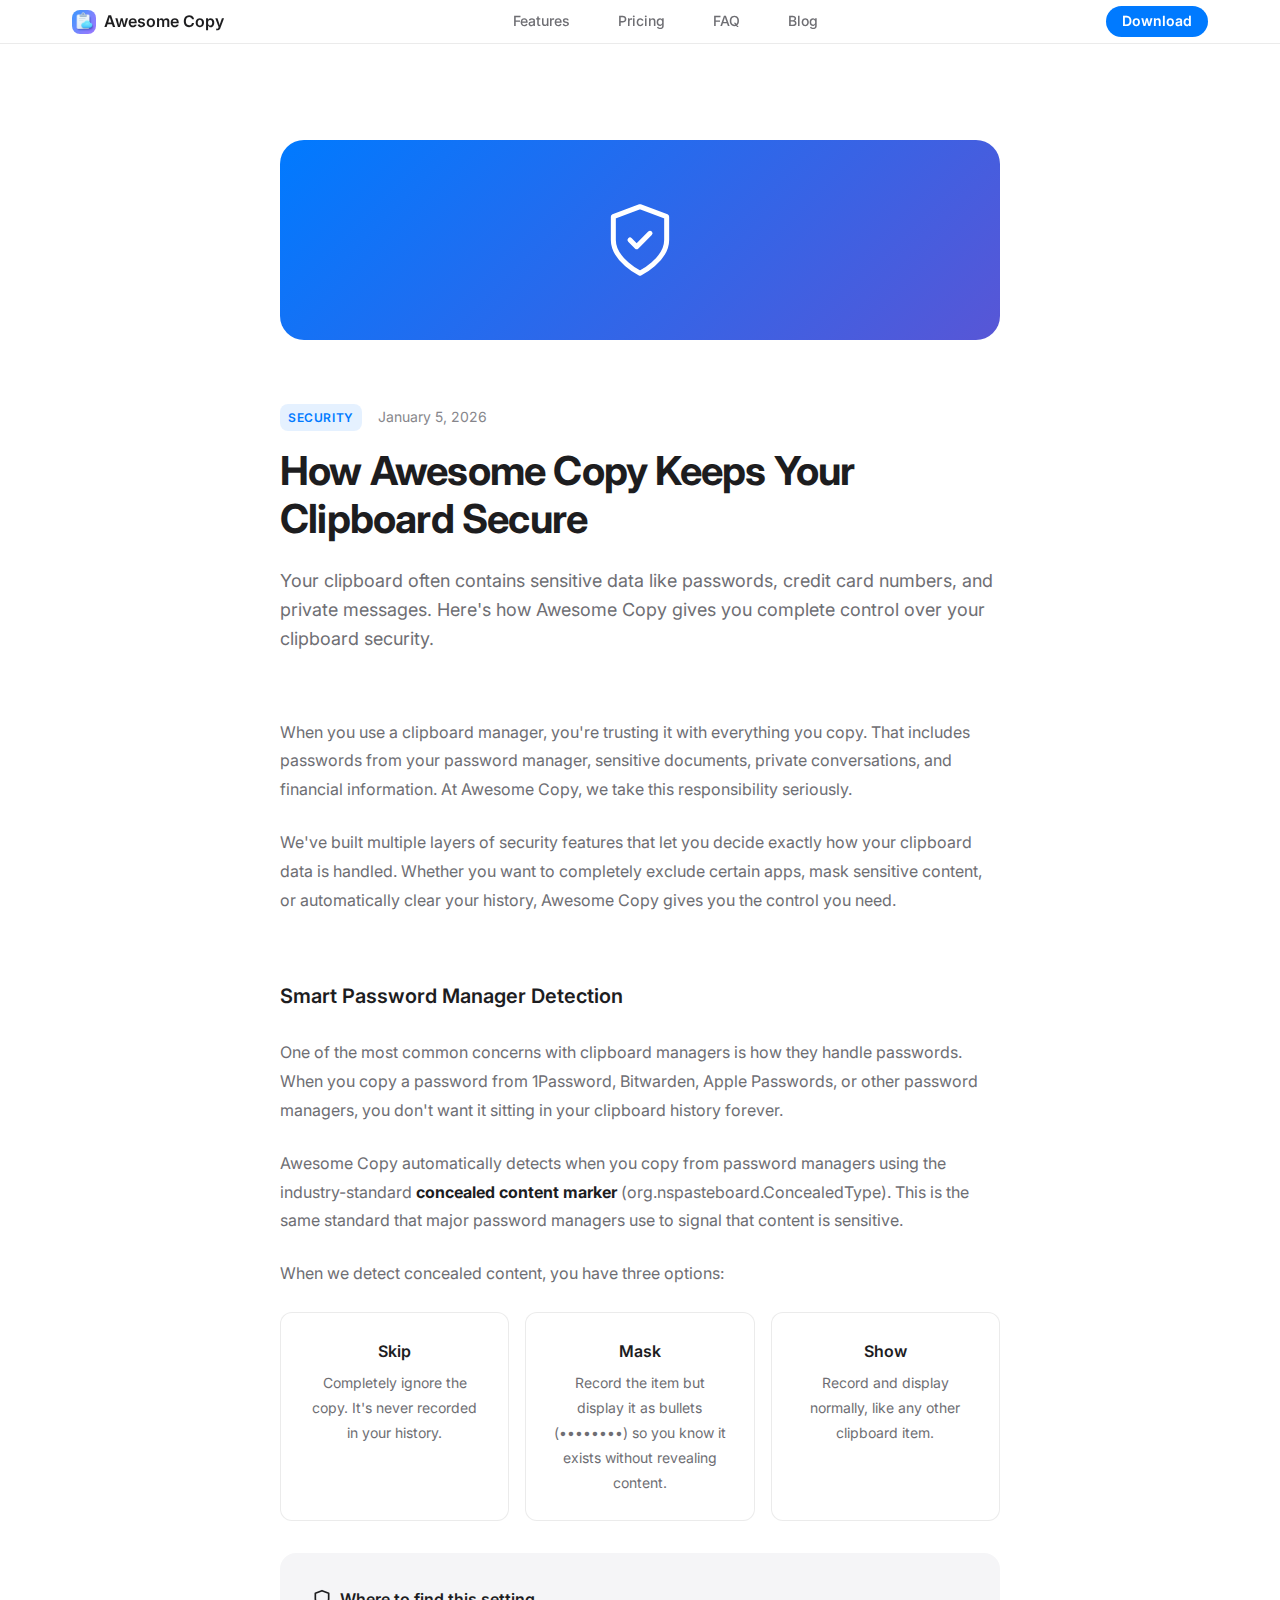
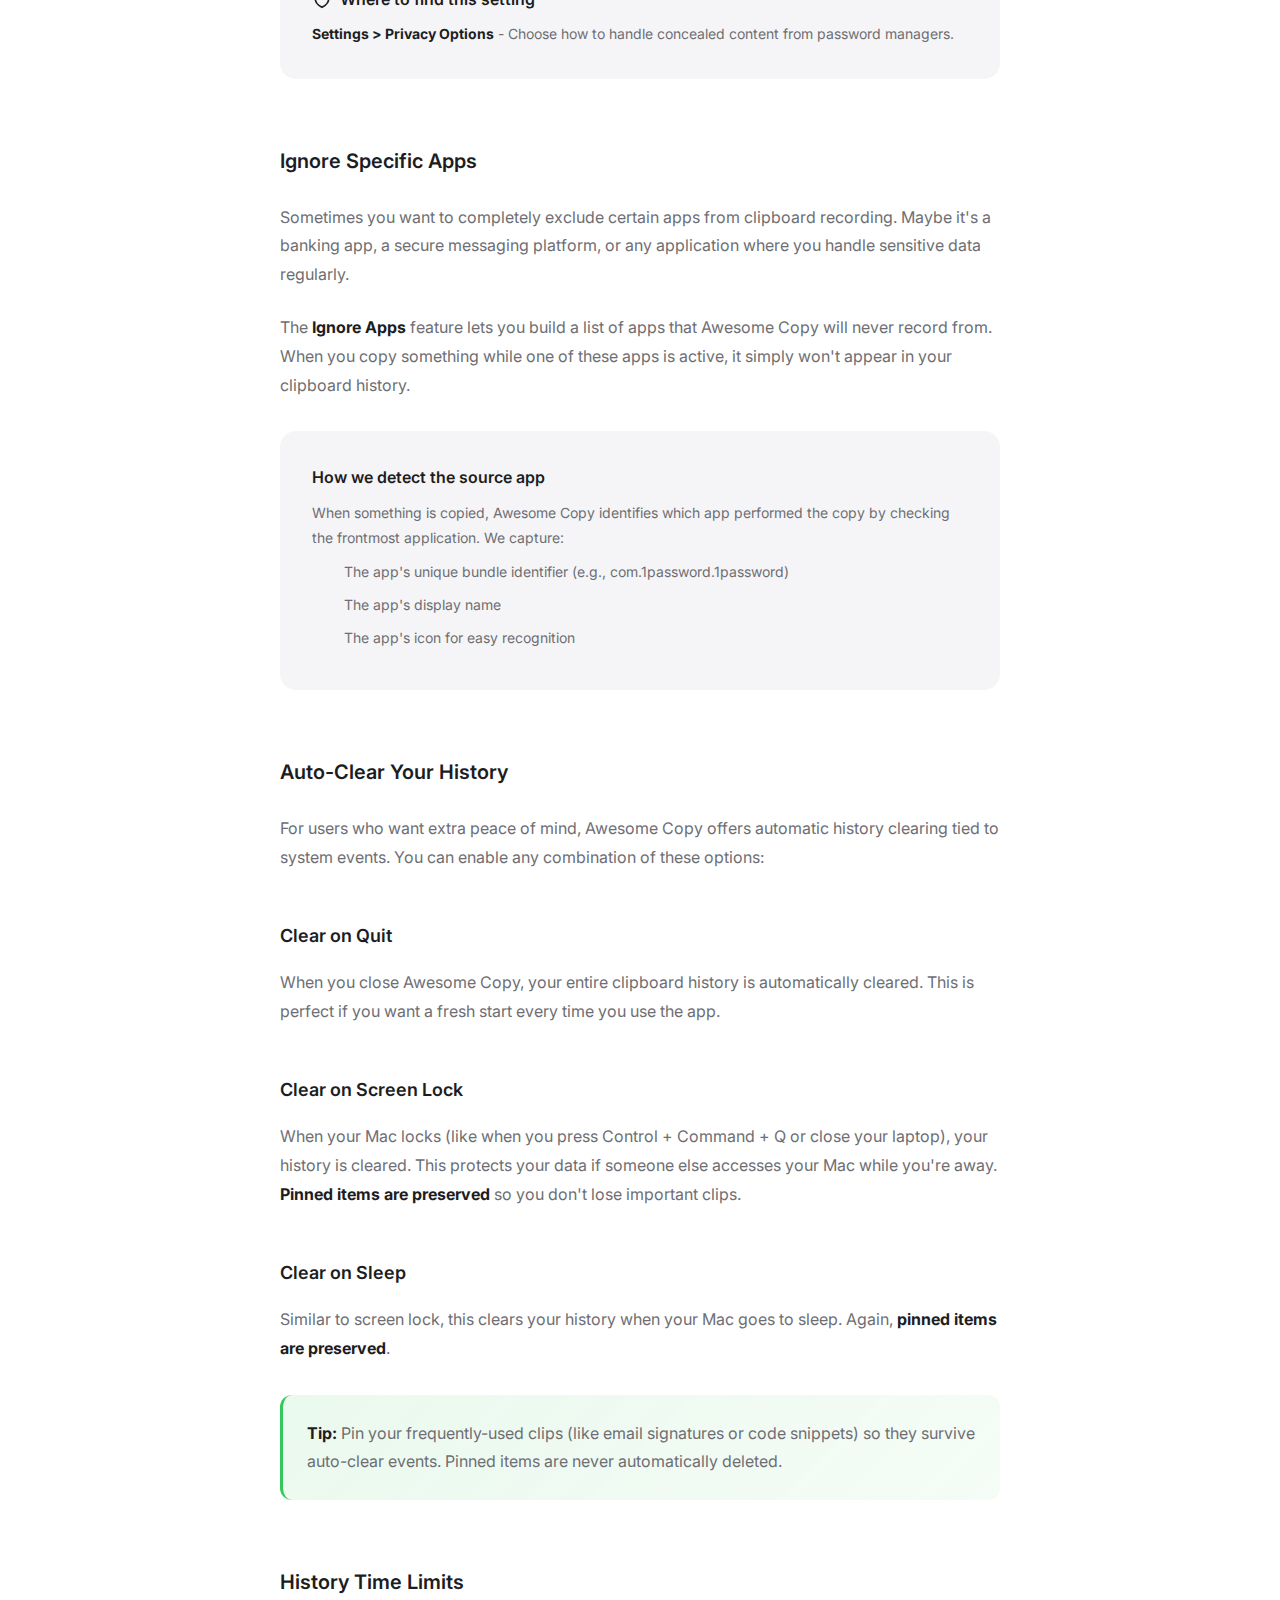
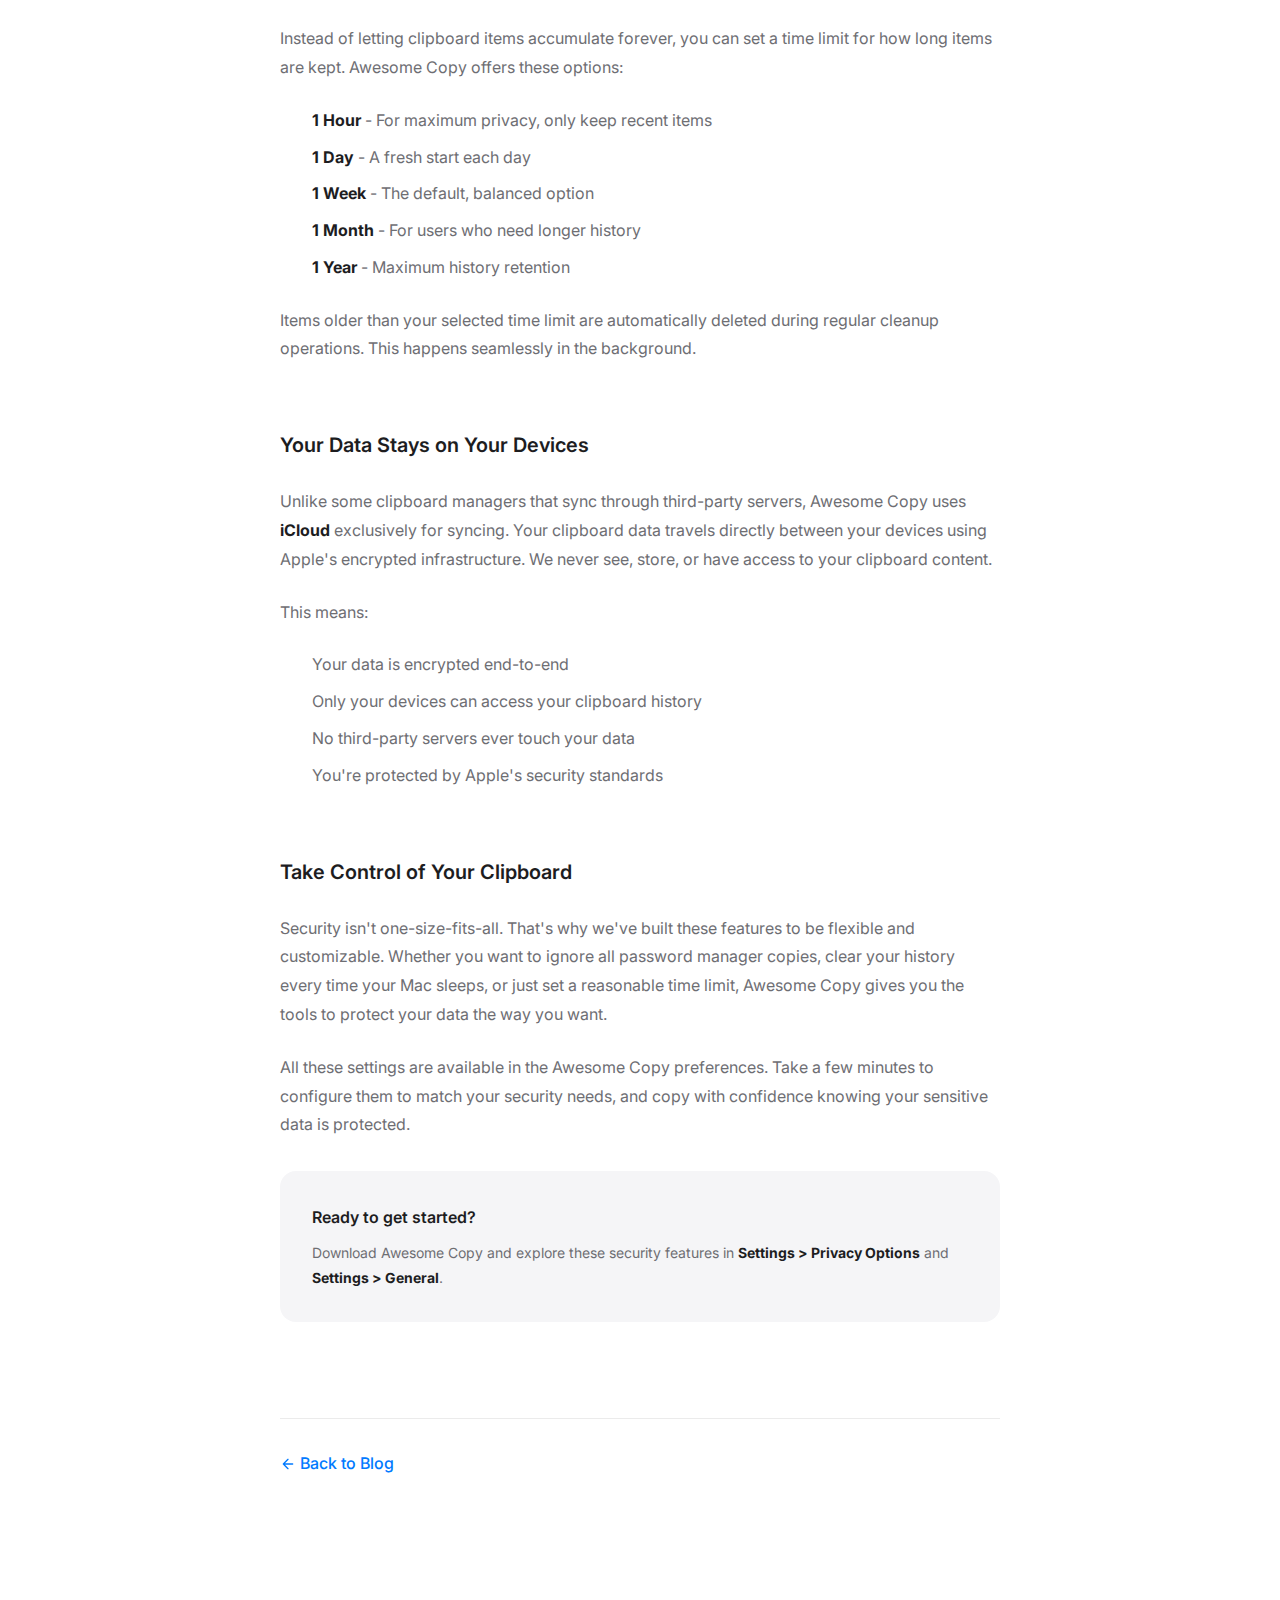
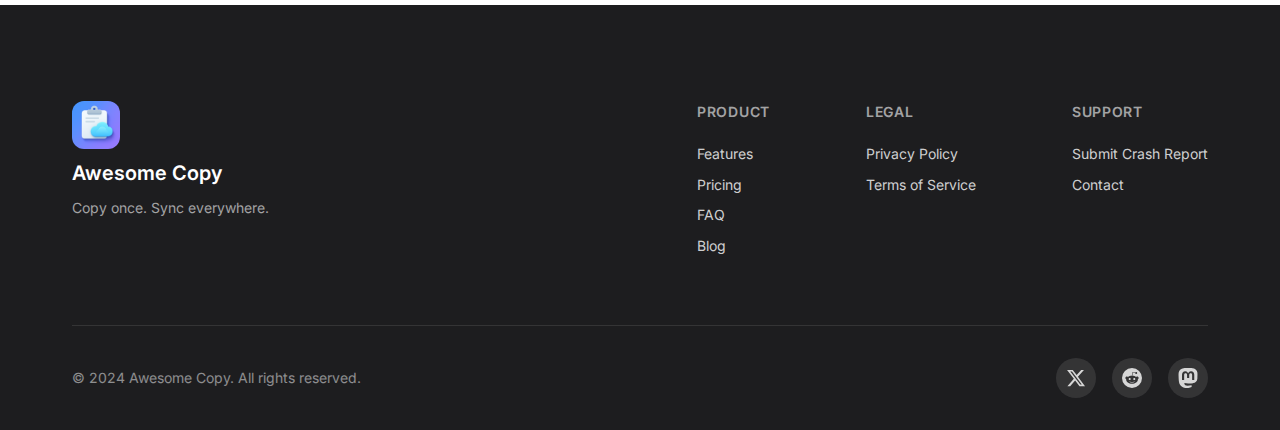
<file: blog/clipboard-security.html>
<!DOCTYPE html>
<html lang="en">
<head>
    <!-- Google tag (gtag.js) -->
    <script async src="https://www.googletagmanager.com/gtag/js?id=AW-17371664680"></script>
    <script>
      window.dataLayer = window.dataLayer || [];
      function gtag(){dataLayer.push(arguments);}
      gtag('js', new Date());

      gtag('config', 'AW-17371664680');
    </script>
    <meta charset="UTF-8">
    <meta name="viewport" content="width=device-width, initial-scale=1.0">
    <title>How Awesome Copy Keeps Your Clipboard Secure - Awesome Copy Blog</title>
    <meta name="description" content="Learn how Awesome Copy protects your sensitive clipboard data with password manager detection, app exclusions, auto-clear options, and more.">
    <link rel="canonical" href="https://awesomecopy.app/blog/clipboard-security">

    <!-- Open Graph / Facebook -->
    <meta property="og:type" content="article">
    <meta property="og:url" content="https://awesomecopy.app/blog/clipboard-security">
    <meta property="og:title" content="How Awesome Copy Keeps Your Clipboard Secure">
    <meta property="og:description" content="Learn how Awesome Copy protects your sensitive clipboard data with password manager detection, app exclusions, auto-clear options, and more.">
    <meta property="og:image" content="https://awesomecopy.app/images/og-image.png">

    <link rel="stylesheet" href="../styles.css">
    <link rel="preconnect" href="https://fonts.googleapis.com">
    <link rel="preconnect" href="https://fonts.gstatic.com" crossorigin>
    <link href="https://fonts.googleapis.com/css2?family=Inter:wght@400;500;600;700&display=swap" rel="stylesheet">
    <link rel="icon" type="image/png" href="../images/App icon.png">
    <style>
        .blog-post-page {
            padding: calc(var(--nav-height) + var(--spacing-4xl)) 0 var(--spacing-5xl);
            min-height: 100vh;
        }
        .blog-post {
            max-width: 720px;
            margin: 0 auto;
        }
        .blog-post-header {
            margin-bottom: var(--spacing-3xl);
        }
        .blog-post-meta {
            display: flex;
            align-items: center;
            gap: var(--spacing-md);
            margin-bottom: var(--spacing-md);
        }
        .blog-post-category {
            font-size: var(--font-size-xs);
            font-weight: 600;
            color: var(--color-primary);
            text-transform: uppercase;
            letter-spacing: 0.05em;
            background: rgba(0, 122, 255, 0.1);
            padding: var(--spacing-xs) var(--spacing-sm);
            border-radius: var(--radius-sm);
        }
        .blog-post-date {
            font-size: var(--font-size-sm);
            color: var(--color-text-tertiary);
        }
        .blog-post-title {
            font-size: clamp(var(--font-size-2xl), 5vw, var(--font-size-4xl));
            font-weight: 700;
            line-height: 1.2;
            letter-spacing: -0.02em;
            margin-bottom: var(--spacing-lg);
        }
        .blog-post-excerpt {
            font-size: var(--font-size-lg);
            color: var(--color-text-secondary);
            line-height: 1.6;
        }
        .blog-post-content {
            font-size: var(--font-size-base);
            line-height: 1.8;
            color: var(--color-text-secondary);
        }
        .blog-post-content h2 {
            font-size: var(--font-size-xl);
            font-weight: 600;
            color: var(--color-text);
            margin-top: var(--spacing-3xl);
            margin-bottom: var(--spacing-lg);
        }
        .blog-post-content h3 {
            font-size: var(--font-size-lg);
            font-weight: 600;
            color: var(--color-text);
            margin-top: var(--spacing-2xl);
            margin-bottom: var(--spacing-md);
        }
        .blog-post-content p {
            margin-bottom: var(--spacing-lg);
        }
        .blog-post-content strong {
            color: var(--color-text);
        }
        .blog-post-content ul, .blog-post-content ol {
            margin-bottom: var(--spacing-lg);
            padding-left: var(--spacing-xl);
        }
        .blog-post-content li {
            margin-bottom: var(--spacing-sm);
        }
        .blog-post-content a {
            color: var(--color-primary);
        }
        .blog-post-content a:hover {
            text-decoration: underline;
        }
        .feature-box {
            background: var(--color-background-secondary);
            border-radius: var(--radius-lg);
            padding: var(--spacing-xl);
            margin: var(--spacing-xl) 0;
        }
        .feature-box h4 {
            font-size: var(--font-size-base);
            font-weight: 600;
            color: var(--color-text);
            margin-bottom: var(--spacing-sm);
            display: flex;
            align-items: center;
            gap: var(--spacing-sm);
        }
        .feature-box p {
            margin-bottom: 0;
            font-size: var(--font-size-sm);
        }
        .feature-box ul {
            margin-bottom: 0;
            margin-top: var(--spacing-sm);
        }
        .feature-box li {
            font-size: var(--font-size-sm);
        }
        .option-grid {
            display: grid;
            grid-template-columns: repeat(auto-fit, minmax(180px, 1fr));
            gap: var(--spacing-md);
            margin: var(--spacing-lg) 0;
        }
        .option-card {
            background: var(--color-background);
            border: 1px solid var(--color-border);
            border-radius: var(--radius-md);
            padding: var(--spacing-lg);
            text-align: center;
        }
        .option-card h5 {
            font-size: var(--font-size-base);
            font-weight: 600;
            color: var(--color-text);
            margin-bottom: var(--spacing-xs);
        }
        .option-card p {
            font-size: var(--font-size-sm);
            margin-bottom: 0;
        }
        .tip-callout {
            background: linear-gradient(135deg, rgba(52, 199, 89, 0.1), rgba(52, 199, 89, 0.05));
            border-left: 3px solid #34c759;
            border-radius: var(--radius-md);
            padding: var(--spacing-lg);
            margin: var(--spacing-xl) 0;
        }
        .tip-callout p {
            margin-bottom: 0;
        }
        .blog-post-nav {
            display: flex;
            justify-content: space-between;
            margin-top: var(--spacing-4xl);
            padding-top: var(--spacing-xl);
            border-top: 1px solid var(--color-border);
        }
        .blog-post-nav a {
            color: var(--color-primary);
            text-decoration: none;
            font-weight: 500;
            display: flex;
            align-items: center;
            gap: var(--spacing-xs);
        }
        .blog-post-nav a:hover {
            text-decoration: underline;
        }
        .hero-icon {
            width: 100%;
            height: 200px;
            background: linear-gradient(135deg, var(--color-primary), #5856d6);
            border-radius: var(--radius-xl);
            display: flex;
            align-items: center;
            justify-content: center;
            margin-bottom: var(--spacing-3xl);
        }
        .hero-icon svg {
            width: 80px;
            height: 80px;
            color: white;
        }
        @media (max-width: 768px) {
            .option-grid {
                grid-template-columns: 1fr;
            }
        }
    </style>
</head>
<body>
    <!-- Navigation -->
    <nav class="nav" id="nav">
        <div class="nav-container">
            <a href="../index.html" class="nav-logo">
                <img src="../images/App icon.png" alt="Awesome Copy" class="nav-logo-icon">
                <span>Awesome Copy</span>
            </a>
            <div class="nav-links" id="nav-links">
                <a href="../index.html#features">Features</a>
                <a href="../index.html#pricing">Pricing</a>
                <a href="../index.html#faq">FAQ</a>
                <a href="../blog.html">Blog</a>
            </div>
            <a href="https://apps.apple.com/us/app/awesome-copy-clipboard-history/id6745275375?mt=12" class="nav-cta">Download</a>
            <button class="nav-mobile-toggle" id="nav-toggle" aria-label="Toggle menu">
                <span></span>
                <span></span>
                <span></span>
            </button>
        </div>
    </nav>

    <!-- Blog Post Content -->
    <article class="blog-post-page">
        <div class="container">
            <div class="blog-post">
                <div class="hero-icon">
                    <svg viewBox="0 0 24 24" fill="none" stroke="currentColor" stroke-width="1.5" stroke-linecap="round" stroke-linejoin="round">
                        <path d="M12 22s8-4 8-10V5l-8-3-8 3v7c0 6 8 10 8 10z"/>
                        <path d="m9 12 2 2 4-4"/>
                    </svg>
                </div>

                <header class="blog-post-header">
                    <div class="blog-post-meta">
                        <span class="blog-post-category">Security</span>
                        <span class="blog-post-date">January 5, 2026</span>
                    </div>
                    <h1 class="blog-post-title">How Awesome Copy Keeps Your Clipboard Secure</h1>
                    <p class="blog-post-excerpt">Your clipboard often contains sensitive data like passwords, credit card numbers, and private messages. Here's how Awesome Copy gives you complete control over your clipboard security.</p>
                </header>

                <div class="blog-post-content">
                    <p>When you use a clipboard manager, you're trusting it with everything you copy. That includes passwords from your password manager, sensitive documents, private conversations, and financial information. At Awesome Copy, we take this responsibility seriously.</p>

                    <p>We've built multiple layers of security features that let you decide exactly how your clipboard data is handled. Whether you want to completely exclude certain apps, mask sensitive content, or automatically clear your history, Awesome Copy gives you the control you need.</p>

                    <h2>Smart Password Manager Detection</h2>

                    <p>One of the most common concerns with clipboard managers is how they handle passwords. When you copy a password from 1Password, Bitwarden, Apple Passwords, or other password managers, you don't want it sitting in your clipboard history forever.</p>

                    <p>Awesome Copy automatically detects when you copy from password managers using the industry-standard <strong>concealed content marker</strong> (org.nspasteboard.ConcealedType). This is the same standard that major password managers use to signal that content is sensitive.</p>

                    <p>When we detect concealed content, you have three options:</p>

                    <div class="option-grid">
                        <div class="option-card">
                            <h5>Skip</h5>
                            <p>Completely ignore the copy. It's never recorded in your history.</p>
                        </div>
                        <div class="option-card">
                            <h5>Mask</h5>
                            <p>Record the item but display it as bullets (••••••••) so you know it exists without revealing content.</p>
                        </div>
                        <div class="option-card">
                            <h5>Show</h5>
                            <p>Record and display normally, like any other clipboard item.</p>
                        </div>
                    </div>

                    <div class="feature-box">
                        <h4>
                            <svg width="20" height="20" viewBox="0 0 24 24" fill="none" stroke="currentColor" stroke-width="2" stroke-linecap="round" stroke-linejoin="round">
                                <path d="M12 22s8-4 8-10V5l-8-3-8 3v7c0 6 8 10 8 10z"/>
                            </svg>
                            Where to find this setting
                        </h4>
                        <p><strong>Settings > Privacy Options</strong> - Choose how to handle concealed content from password managers.</p>
                    </div>

                    <h2>Ignore Specific Apps</h2>

                    <p>Sometimes you want to completely exclude certain apps from clipboard recording. Maybe it's a banking app, a secure messaging platform, or any application where you handle sensitive data regularly.</p>

                    <p>The <strong>Ignore Apps</strong> feature lets you build a list of apps that Awesome Copy will never record from. When you copy something while one of these apps is active, it simply won't appear in your clipboard history.</p>

                    <div class="feature-box">
                        <h4>How we detect the source app</h4>
                        <p>When something is copied, Awesome Copy identifies which app performed the copy by checking the frontmost application. We capture:</p>
                        <ul>
                            <li>The app's unique bundle identifier (e.g., com.1password.1password)</li>
                            <li>The app's display name</li>
                            <li>The app's icon for easy recognition</li>
                        </ul>
                    </div>

                    <h2>Auto-Clear Your History</h2>

                    <p>For users who want extra peace of mind, Awesome Copy offers automatic history clearing tied to system events. You can enable any combination of these options:</p>

                    <h3>Clear on Quit</h3>
                    <p>When you close Awesome Copy, your entire clipboard history is automatically cleared. This is perfect if you want a fresh start every time you use the app.</p>

                    <h3>Clear on Screen Lock</h3>
                    <p>When your Mac locks (like when you press Control + Command + Q or close your laptop), your history is cleared. This protects your data if someone else accesses your Mac while you're away. <strong>Pinned items are preserved</strong> so you don't lose important clips.</p>

                    <h3>Clear on Sleep</h3>
                    <p>Similar to screen lock, this clears your history when your Mac goes to sleep. Again, <strong>pinned items are preserved</strong>.</p>

                    <div class="tip-callout">
                        <p><strong>Tip:</strong> Pin your frequently-used clips (like email signatures or code snippets) so they survive auto-clear events. Pinned items are never automatically deleted.</p>
                    </div>

                    <h2>History Time Limits</h2>

                    <p>Instead of letting clipboard items accumulate forever, you can set a time limit for how long items are kept. Awesome Copy offers these options:</p>

                    <ul>
                        <li><strong>1 Hour</strong> - For maximum privacy, only keep recent items</li>
                        <li><strong>1 Day</strong> - A fresh start each day</li>
                        <li><strong>1 Week</strong> - The default, balanced option</li>
                        <li><strong>1 Month</strong> - For users who need longer history</li>
                        <li><strong>1 Year</strong> - Maximum history retention</li>
                    </ul>

                    <p>Items older than your selected time limit are automatically deleted during regular cleanup operations. This happens seamlessly in the background.</p>

                    <h2>Your Data Stays on Your Devices</h2>

                    <p>Unlike some clipboard managers that sync through third-party servers, Awesome Copy uses <strong>iCloud</strong> exclusively for syncing. Your clipboard data travels directly between your devices using Apple's encrypted infrastructure. We never see, store, or have access to your clipboard content.</p>

                    <p>This means:</p>
                    <ul>
                        <li>Your data is encrypted end-to-end</li>
                        <li>Only your devices can access your clipboard history</li>
                        <li>No third-party servers ever touch your data</li>
                        <li>You're protected by Apple's security standards</li>
                    </ul>

                    <h2>Take Control of Your Clipboard</h2>

                    <p>Security isn't one-size-fits-all. That's why we've built these features to be flexible and customizable. Whether you want to ignore all password manager copies, clear your history every time your Mac sleeps, or just set a reasonable time limit, Awesome Copy gives you the tools to protect your data the way you want.</p>

                    <p>All these settings are available in the Awesome Copy preferences. Take a few minutes to configure them to match your security needs, and copy with confidence knowing your sensitive data is protected.</p>

                    <div class="feature-box">
                        <h4>Ready to get started?</h4>
                        <p>Download Awesome Copy and explore these security features in <strong>Settings > Privacy Options</strong> and <strong>Settings > General</strong>.</p>
                    </div>
                </div>

                <nav class="blog-post-nav">
                    <a href="../blog.html">
                        <svg width="16" height="16" viewBox="0 0 24 24" fill="none" stroke="currentColor" stroke-width="2" stroke-linecap="round" stroke-linejoin="round">
                            <path d="M19 12H5M12 19l-7-7 7-7"/>
                        </svg>
                        Back to Blog
                    </a>
                </nav>
            </div>
        </div>
    </article>

    <!-- Footer -->
    <footer class="footer">
        <div class="footer-bg">
            <img src="../images/minimal-framed.png" alt="" loading="lazy">
        </div>
        <div class="container">
            <div class="footer-content">
                <div class="footer-brand">
                    <img src="../images/App icon.png" alt="Awesome Copy" class="footer-logo">
                    <span class="footer-name">Awesome Copy</span>
                    <p class="footer-tagline">Copy once. Sync everywhere.</p>
                </div>
                <div class="footer-links">
                    <div class="footer-column">
                        <h4>Product</h4>
                        <a href="../index.html#features">Features</a>
                        <a href="../index.html#pricing">Pricing</a>
                        <a href="../index.html#faq">FAQ</a>
                        <a href="../blog.html">Blog</a>
                    </div>
                    <div class="footer-column">
                        <h4>Legal</h4>
                        <a href="../privacy.html">Privacy Policy</a>
                        <a href="https://www.apple.com/legal/internet-services/itunes/dev/stdeula/">Terms of Service</a>
                    </div>
                    <div class="footer-column">
                        <h4>Support</h4>
                        <a href="../crash-reports.html">Submit Crash Report</a>
                        <a href="mailto:awesomecopyapp@gmail.com">Contact</a>
                    </div>
                </div>
            </div>
            <div class="footer-bottom">
                <p>&copy; 2024 Awesome Copy. All rights reserved.</p>
                <div class="footer-social">
                    <a href="#" aria-label="Twitter/X">
                        <svg width="20" height="20" viewBox="0 0 24 24" fill="currentColor">
                            <path d="M18.244 2.25h3.308l-7.227 8.26 8.502 11.24H16.17l-5.214-6.817L4.99 21.75H1.68l7.73-8.835L1.254 2.25H8.08l4.713 6.231zm-1.161 17.52h1.833L7.084 4.126H5.117z"/>
                        </svg>
                    </a>
                    <a href="#" aria-label="Reddit">
                        <svg width="20" height="20" viewBox="0 0 24 24" fill="currentColor">
                            <path d="M12 0A12 12 0 0 0 0 12a12 12 0 0 0 12 12 12 12 0 0 0 12-12A12 12 0 0 0 12 0zm5.01 4.744c.688 0 1.25.561 1.25 1.249a1.25 1.25 0 0 1-2.498.056l-2.597-.547-.8 3.747c1.824.07 3.48.632 4.674 1.488.308-.309.73-.491 1.207-.491.968 0 1.754.786 1.754 1.754 0 .716-.435 1.333-1.01 1.614a3.111 3.111 0 0 1 .042.52c0 2.694-3.13 4.87-7.004 4.87-3.874 0-7.004-2.176-7.004-4.87 0-.183.015-.366.043-.534A1.748 1.748 0 0 1 4.028 12c0-.968.786-1.754 1.754-1.754.463 0 .898.196 1.207.49 1.207-.883 2.878-1.43 4.744-1.487l.885-4.182a.342.342 0 0 1 .14-.197.35.35 0 0 1 .238-.042l2.906.617a1.214 1.214 0 0 1 1.108-.701zM9.25 12C8.561 12 8 12.562 8 13.25c0 .687.561 1.248 1.25 1.248.687 0 1.248-.561 1.248-1.249 0-.688-.561-1.249-1.249-1.249zm5.5 0c-.687 0-1.248.561-1.248 1.25 0 .687.561 1.248 1.249 1.248.688 0 1.249-.561 1.249-1.249 0-.687-.562-1.249-1.25-1.249zm-5.466 3.99a.327.327 0 0 0-.231.094.33.33 0 0 0 0 .463c.842.842 2.484.913 2.961.913.477 0 2.105-.056 2.961-.913a.361.361 0 0 0 .029-.463.33.33 0 0 0-.464 0c-.547.533-1.684.73-2.512.73-.828 0-1.979-.196-2.512-.73a.326.326 0 0 0-.232-.095z"/>
                        </svg>
                    </a>
                    <a href="#" aria-label="Mastodon">
                        <svg width="20" height="20" viewBox="0 0 24 24" fill="currentColor">
                            <path d="M23.268 5.313c-.35-2.578-2.617-4.61-5.304-5.004C17.51.242 15.792 0 11.813 0h-.03c-3.98 0-4.835.242-5.288.309C3.882.692 1.496 2.518.917 5.127.64 6.412.61 7.837.661 9.143c.074 1.874.088 3.745.26 5.611.118 1.24.325 2.47.62 3.68.55 2.237 2.777 4.098 4.96 4.857 2.336.792 4.849.923 7.256.38.265-.061.527-.132.786-.213.585-.184 1.27-.39 1.774-.753a.057.057 0 0 0 .023-.043v-1.809a.052.052 0 0 0-.02-.041.053.053 0 0 0-.046-.01 20.282 20.282 0 0 1-4.709.545c-2.73 0-3.463-1.284-3.674-1.818a5.593 5.593 0 0 1-.319-1.433.053.053 0 0 1 .066-.054c1.517.363 3.072.546 4.632.546.376 0 .75 0 1.125-.01 1.57-.044 3.224-.124 4.768-.422.038-.008.077-.015.11-.024 2.435-.464 4.753-1.92 4.989-5.604.008-.145.03-1.52.03-1.67.002-.512.167-3.63-.024-5.545zm-3.748 9.195h-2.561V8.29c0-1.309-.55-1.976-1.67-1.976-1.23 0-1.846.79-1.846 2.35v3.403h-2.546V8.663c0-1.56-.617-2.35-1.848-2.35-1.112 0-1.668.668-1.67 1.977v6.218H4.822V8.102c0-1.31.337-2.35 1.011-3.12.696-.77 1.608-1.164 2.74-1.164 1.311 0 2.302.5 2.962 1.498l.638 1.06.638-1.06c.66-.999 1.65-1.498 2.96-1.498 1.13 0 2.043.395 2.74 1.164.675.77 1.012 1.81 1.012 3.12z"/>
                        </svg>
                    </a>
                </div>
            </div>
        </div>
    </footer>

    <script src="../script.js"></script>
</body>
</html>
</file>
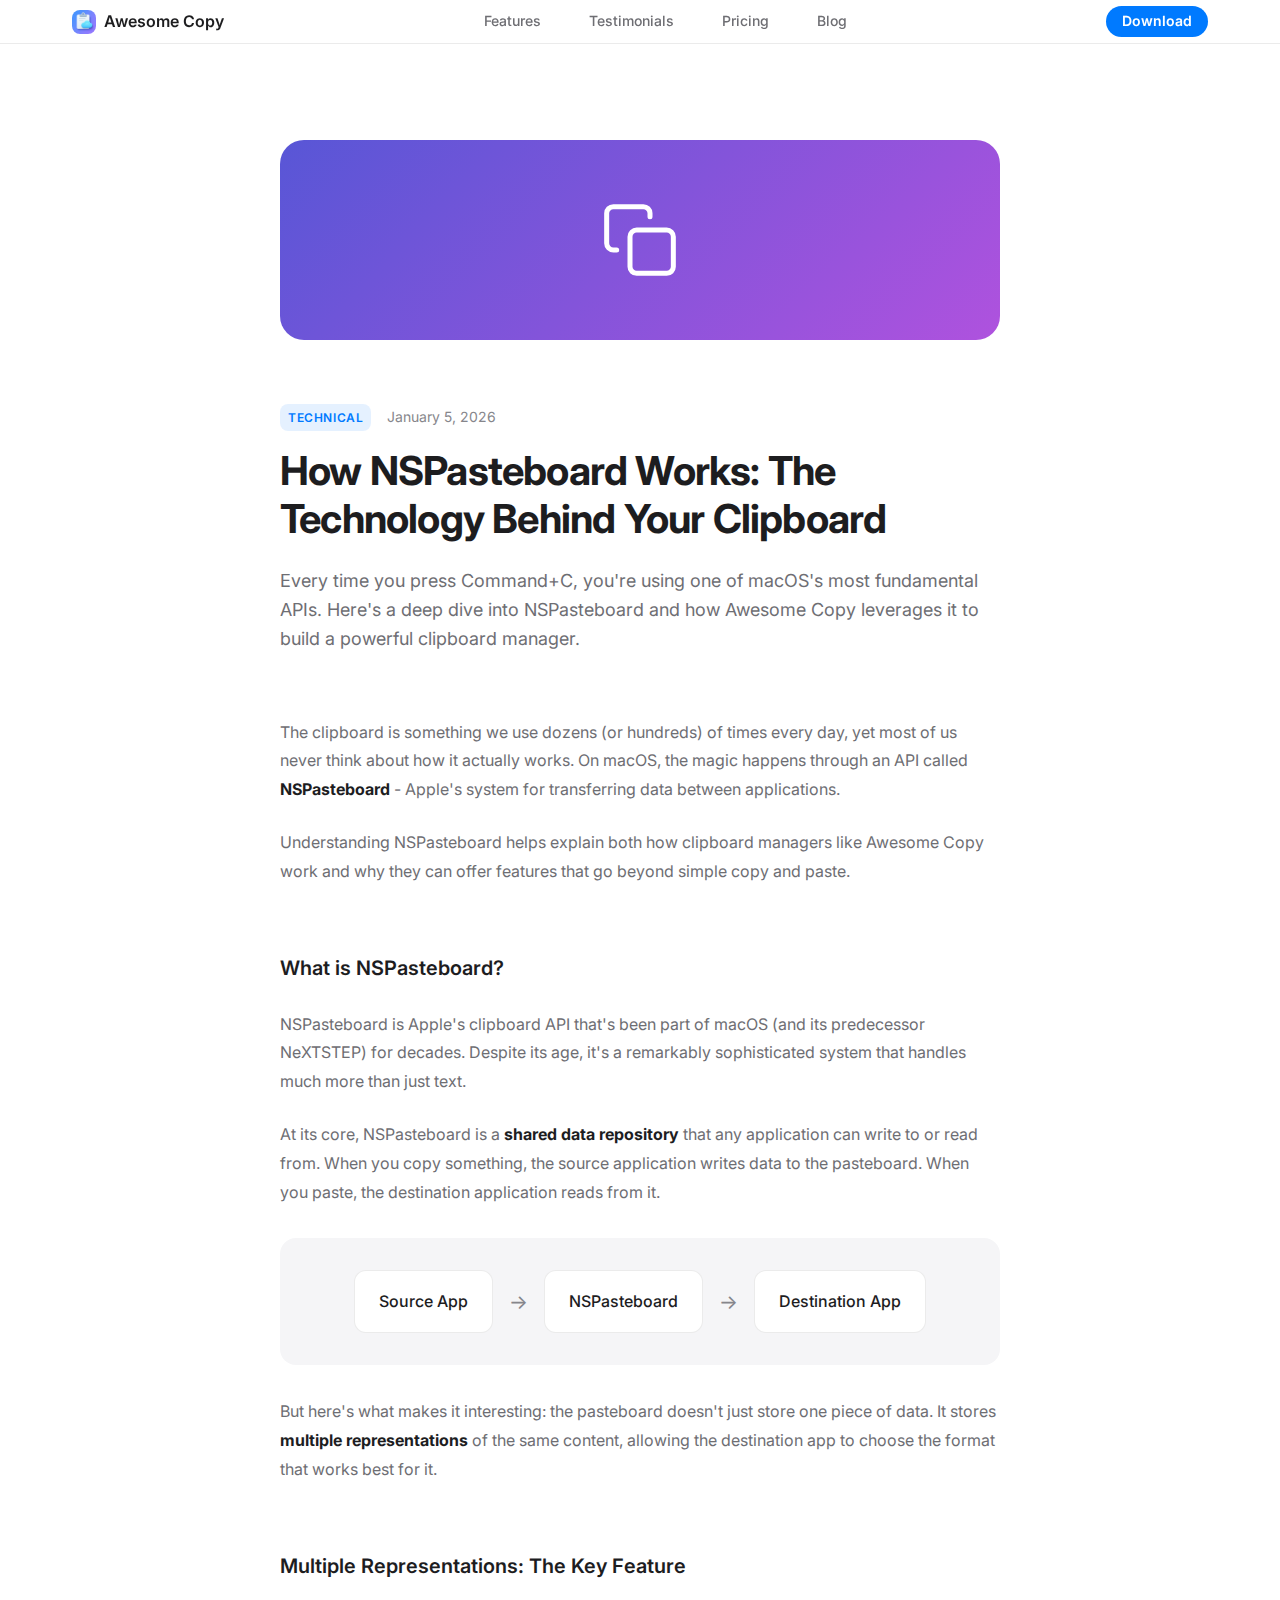
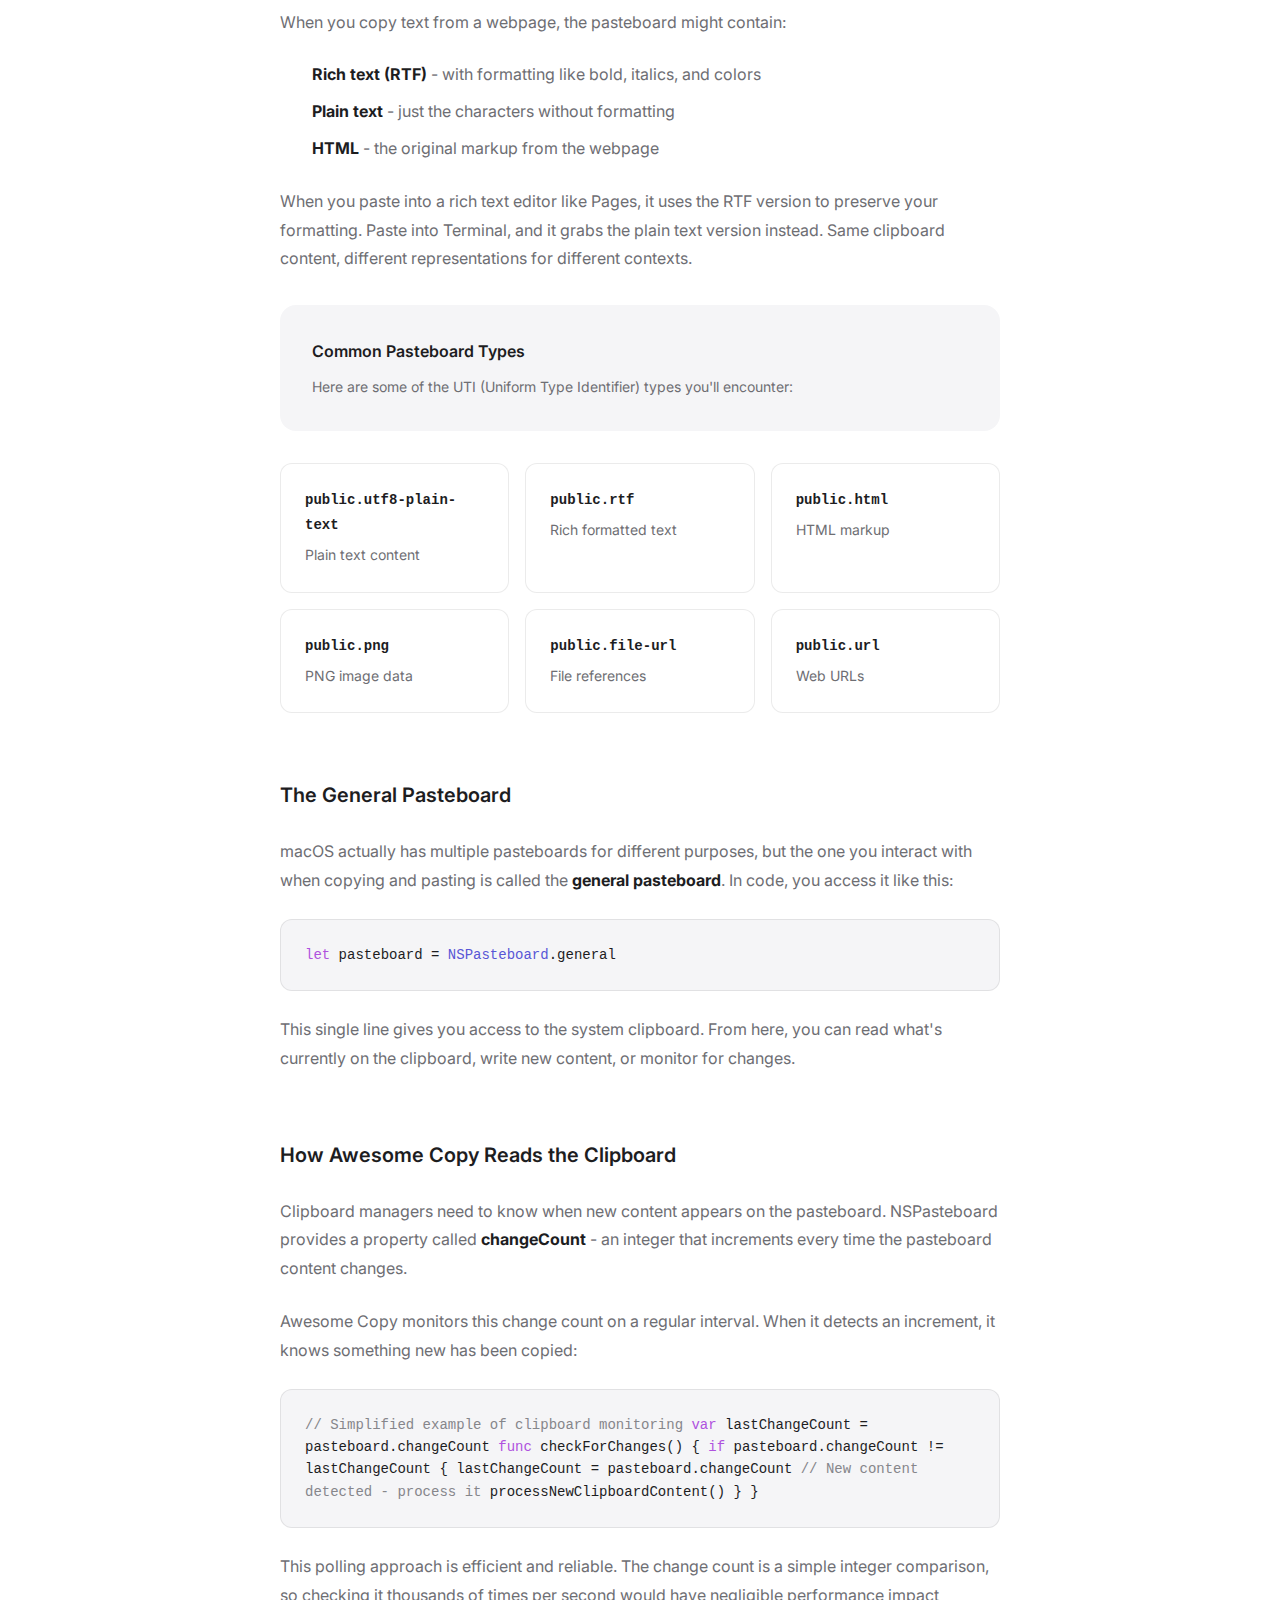
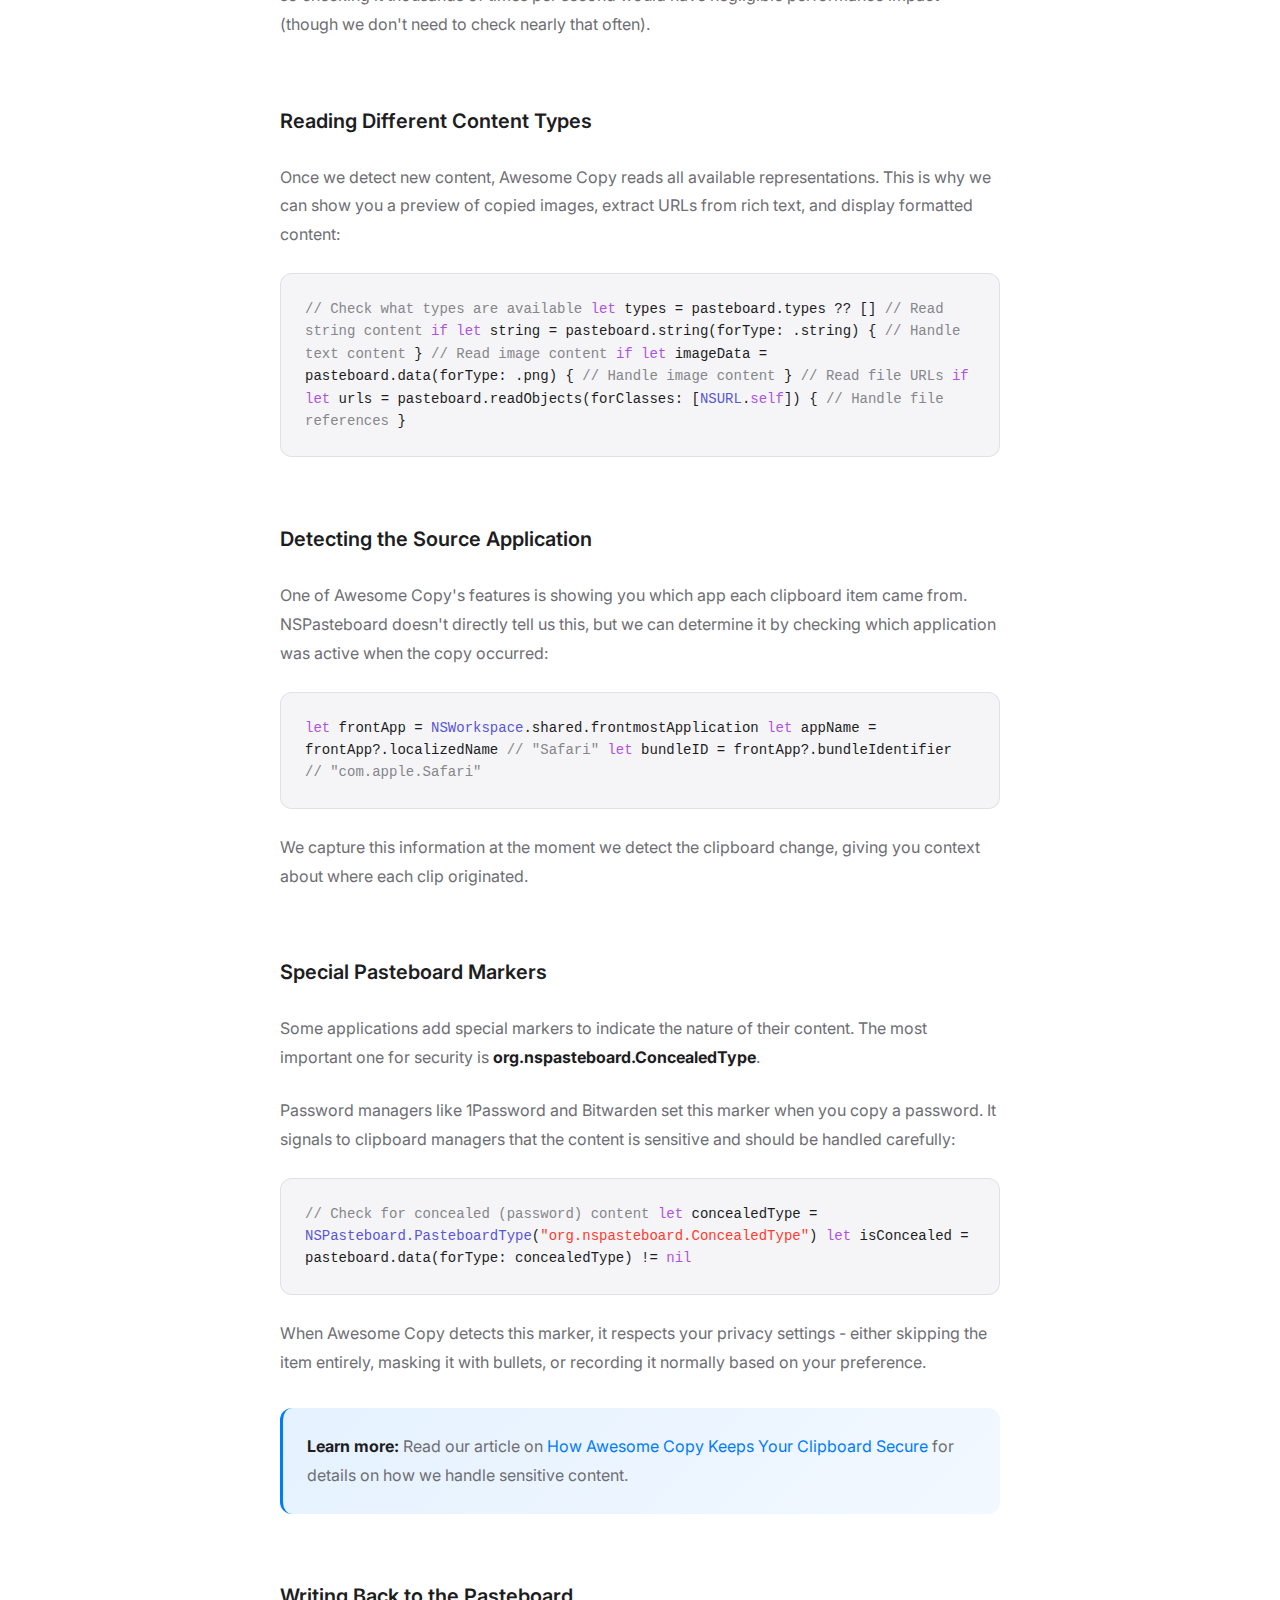
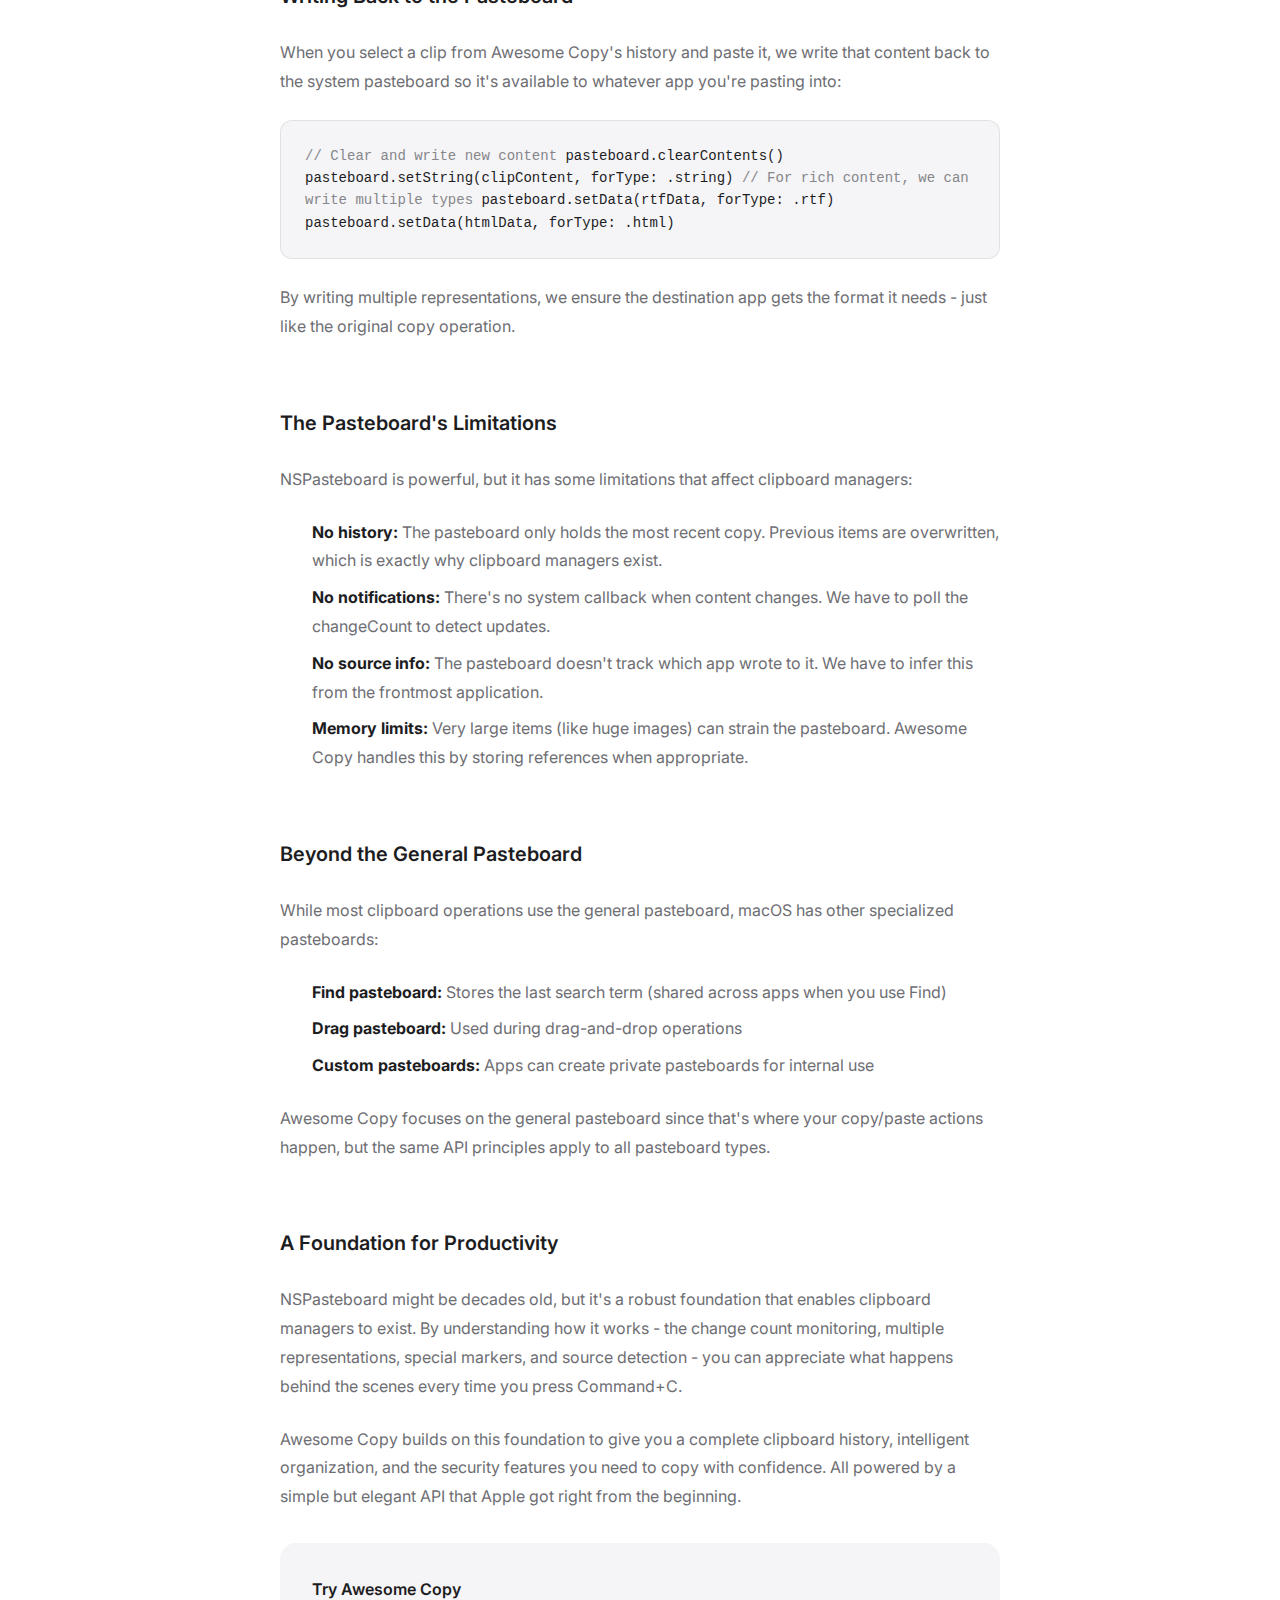
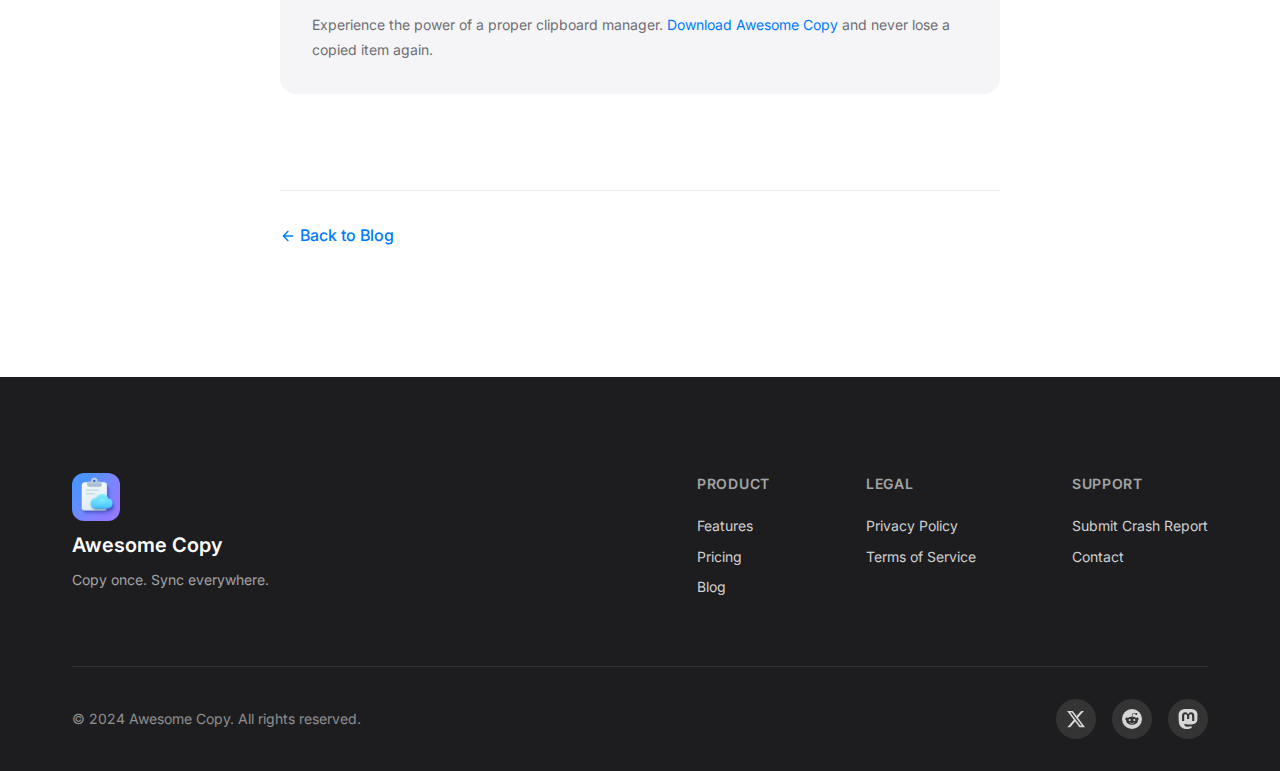
<file: blog/how-nspasteboard-works.html>
<!DOCTYPE html>
<html lang="en">
<head>
    <meta charset="UTF-8">
    <meta name="viewport" content="width=device-width, initial-scale=1.0">
    <title>How NSPasteboard Works: The Technology Behind Your Clipboard - Awesome Copy Blog</title>
    <meta name="description" content="A deep dive into Apple's NSPasteboard API - the technology that powers clipboard functionality on macOS and how Awesome Copy uses it.">
    <link rel="canonical" href="https://awesomecopy.app/blog/how-nspasteboard-works">

    <!-- Open Graph / Facebook -->
    <meta property="og:type" content="article">
    <meta property="og:url" content="https://awesomecopy.app/blog/how-nspasteboard-works">
    <meta property="og:title" content="How NSPasteboard Works: The Technology Behind Your Clipboard">
    <meta property="og:description" content="A deep dive into Apple's NSPasteboard API - the technology that powers clipboard functionality on macOS and how Awesome Copy uses it.">
    <meta property="og:image" content="https://awesomecopy.app/images/og-image.png">

    <link rel="stylesheet" href="../styles.css">
    <link rel="preconnect" href="https://fonts.googleapis.com">
    <link rel="preconnect" href="https://fonts.gstatic.com" crossorigin>
    <link href="https://fonts.googleapis.com/css2?family=Inter:wght@400;500;600;700&display=swap" rel="stylesheet">
    <link rel="icon" type="image/png" href="../images/App icon.png">
    <style>
        .blog-post-page {
            padding: calc(var(--nav-height) + var(--spacing-4xl)) 0 var(--spacing-5xl);
            min-height: 100vh;
        }
        .blog-post {
            max-width: 720px;
            margin: 0 auto;
        }
        .blog-post-header {
            margin-bottom: var(--spacing-3xl);
        }
        .blog-post-meta {
            display: flex;
            align-items: center;
            gap: var(--spacing-md);
            margin-bottom: var(--spacing-md);
        }
        .blog-post-category {
            font-size: var(--font-size-xs);
            font-weight: 600;
            color: var(--color-primary);
            text-transform: uppercase;
            letter-spacing: 0.05em;
            background: rgba(0, 122, 255, 0.1);
            padding: var(--spacing-xs) var(--spacing-sm);
            border-radius: var(--radius-sm);
        }
        .blog-post-date {
            font-size: var(--font-size-sm);
            color: var(--color-text-tertiary);
        }
        .blog-post-title {
            font-size: clamp(var(--font-size-2xl), 5vw, var(--font-size-4xl));
            font-weight: 700;
            line-height: 1.2;
            letter-spacing: -0.02em;
            margin-bottom: var(--spacing-lg);
        }
        .blog-post-excerpt {
            font-size: var(--font-size-lg);
            color: var(--color-text-secondary);
            line-height: 1.6;
        }
        .blog-post-content {
            font-size: var(--font-size-base);
            line-height: 1.8;
            color: var(--color-text-secondary);
        }
        .blog-post-content h2 {
            font-size: var(--font-size-xl);
            font-weight: 600;
            color: var(--color-text);
            margin-top: var(--spacing-3xl);
            margin-bottom: var(--spacing-lg);
        }
        .blog-post-content h3 {
            font-size: var(--font-size-lg);
            font-weight: 600;
            color: var(--color-text);
            margin-top: var(--spacing-2xl);
            margin-bottom: var(--spacing-md);
        }
        .blog-post-content p {
            margin-bottom: var(--spacing-lg);
        }
        .blog-post-content strong {
            color: var(--color-text);
        }
        .blog-post-content ul, .blog-post-content ol {
            margin-bottom: var(--spacing-lg);
            padding-left: var(--spacing-xl);
        }
        .blog-post-content li {
            margin-bottom: var(--spacing-sm);
        }
        .blog-post-content a {
            color: var(--color-primary);
        }
        .blog-post-content a:hover {
            text-decoration: underline;
        }
        .code-block {
            background: var(--color-background-secondary);
            border: 1px solid var(--color-border);
            border-radius: var(--radius-md);
            padding: var(--spacing-lg);
            font-family: 'SF Mono', SFMono-Regular, Consolas, 'Liberation Mono', Menlo, monospace;
            font-size: var(--font-size-sm);
            color: var(--color-text);
            margin: var(--spacing-lg) 0;
            overflow-x: auto;
            line-height: 1.6;
        }
        .code-block .comment {
            color: var(--color-text-tertiary);
        }
        .code-block .keyword {
            color: #af52de;
        }
        .code-block .string {
            color: #ff3b30;
        }
        .code-block .type {
            color: #5856d6;
        }
        .feature-box {
            background: var(--color-background-secondary);
            border-radius: var(--radius-lg);
            padding: var(--spacing-xl);
            margin: var(--spacing-xl) 0;
        }
        .feature-box h4 {
            font-size: var(--font-size-base);
            font-weight: 600;
            color: var(--color-text);
            margin-bottom: var(--spacing-sm);
            display: flex;
            align-items: center;
            gap: var(--spacing-sm);
        }
        .feature-box p {
            margin-bottom: 0;
            font-size: var(--font-size-sm);
        }
        .feature-box ul {
            margin-bottom: 0;
            margin-top: var(--spacing-sm);
        }
        .feature-box li {
            font-size: var(--font-size-sm);
        }
        .type-grid {
            display: grid;
            grid-template-columns: repeat(auto-fit, minmax(200px, 1fr));
            gap: var(--spacing-md);
            margin: var(--spacing-lg) 0;
        }
        .type-card {
            background: var(--color-background);
            border: 1px solid var(--color-border);
            border-radius: var(--radius-md);
            padding: var(--spacing-lg);
        }
        .type-card h5 {
            font-size: var(--font-size-sm);
            font-weight: 600;
            color: var(--color-text);
            margin-bottom: var(--spacing-xs);
            font-family: 'SF Mono', SFMono-Regular, Consolas, monospace;
        }
        .type-card p {
            font-size: var(--font-size-sm);
            margin-bottom: 0;
        }
        .tip-callout {
            background: linear-gradient(135deg, rgba(0, 122, 255, 0.1), rgba(0, 122, 255, 0.05));
            border-left: 3px solid var(--color-primary);
            border-radius: var(--radius-md);
            padding: var(--spacing-lg);
            margin: var(--spacing-xl) 0;
        }
        .tip-callout p {
            margin-bottom: 0;
        }
        .diagram-box {
            background: var(--color-background-secondary);
            border-radius: var(--radius-lg);
            padding: var(--spacing-xl);
            margin: var(--spacing-xl) 0;
            text-align: center;
        }
        .diagram-box .flow {
            display: flex;
            align-items: center;
            justify-content: center;
            gap: var(--spacing-md);
            flex-wrap: wrap;
        }
        .diagram-box .flow-item {
            background: var(--color-background);
            border: 1px solid var(--color-border);
            border-radius: var(--radius-md);
            padding: var(--spacing-md) var(--spacing-lg);
            font-weight: 500;
            color: var(--color-text);
        }
        .diagram-box .flow-arrow {
            color: var(--color-text-tertiary);
            font-size: var(--font-size-xl);
        }
        .blog-post-nav {
            display: flex;
            justify-content: space-between;
            margin-top: var(--spacing-4xl);
            padding-top: var(--spacing-xl);
            border-top: 1px solid var(--color-border);
        }
        .blog-post-nav a {
            color: var(--color-primary);
            text-decoration: none;
            font-weight: 500;
            display: flex;
            align-items: center;
            gap: var(--spacing-xs);
        }
        .blog-post-nav a:hover {
            text-decoration: underline;
        }
        .hero-icon {
            width: 100%;
            height: 200px;
            background: linear-gradient(135deg, #5856d6, #af52de);
            border-radius: var(--radius-xl);
            display: flex;
            align-items: center;
            justify-content: center;
            margin-bottom: var(--spacing-3xl);
        }
        .hero-icon svg {
            width: 80px;
            height: 80px;
            color: white;
        }
        @media (max-width: 768px) {
            .type-grid {
                grid-template-columns: 1fr;
            }
            .diagram-box .flow {
                flex-direction: column;
            }
            .diagram-box .flow-arrow {
                transform: rotate(90deg);
            }
        }
    </style>
</head>
<body>
    <!-- Navigation -->
    <nav class="nav" id="nav">
        <div class="nav-container">
            <a href="../index.html" class="nav-logo">
                <img src="../images/App icon.png" alt="Awesome Copy" class="nav-logo-icon">
                <span>Awesome Copy</span>
            </a>
            <div class="nav-links" id="nav-links">
                <a href="../index.html#features">Features</a>
                <a href="../index.html#testimonials">Testimonials</a>
                <a href="../index.html#pricing">Pricing</a>
                <a href="../blog.html">Blog</a>
            </div>
            <a href="https://apps.apple.com/us/app/awesome-copy-clipboard-history/id6745275375?mt=12" class="nav-cta">Download</a>
            <button class="nav-mobile-toggle" id="nav-toggle" aria-label="Toggle menu">
                <span></span>
                <span></span>
                <span></span>
            </button>
        </div>
    </nav>

    <!-- Blog Post Content -->
    <article class="blog-post-page">
        <div class="container">
            <div class="blog-post">
                <div class="hero-icon">
                    <svg viewBox="0 0 24 24" fill="none" stroke="currentColor" stroke-width="1.5" stroke-linecap="round" stroke-linejoin="round">
                        <rect x="9" y="9" width="13" height="13" rx="2" ry="2"/>
                        <path d="M5 15H4a2 2 0 0 1-2-2V4a2 2 0 0 1 2-2h9a2 2 0 0 1 2 2v1"/>
                    </svg>
                </div>

                <header class="blog-post-header">
                    <div class="blog-post-meta">
                        <span class="blog-post-category">Technical</span>
                        <span class="blog-post-date">January 5, 2026</span>
                    </div>
                    <h1 class="blog-post-title">How NSPasteboard Works: The Technology Behind Your Clipboard</h1>
                    <p class="blog-post-excerpt">Every time you press Command+C, you're using one of macOS's most fundamental APIs. Here's a deep dive into NSPasteboard and how Awesome Copy leverages it to build a powerful clipboard manager.</p>
                </header>

                <div class="blog-post-content">
                    <p>The clipboard is something we use dozens (or hundreds) of times every day, yet most of us never think about how it actually works. On macOS, the magic happens through an API called <strong>NSPasteboard</strong> - Apple's system for transferring data between applications.</p>

                    <p>Understanding NSPasteboard helps explain both how clipboard managers like Awesome Copy work and why they can offer features that go beyond simple copy and paste.</p>

                    <h2>What is NSPasteboard?</h2>

                    <p>NSPasteboard is Apple's clipboard API that's been part of macOS (and its predecessor NeXTSTEP) for decades. Despite its age, it's a remarkably sophisticated system that handles much more than just text.</p>

                    <p>At its core, NSPasteboard is a <strong>shared data repository</strong> that any application can write to or read from. When you copy something, the source application writes data to the pasteboard. When you paste, the destination application reads from it.</p>

                    <div class="diagram-box">
                        <div class="flow">
                            <div class="flow-item">Source App</div>
                            <span class="flow-arrow">→</span>
                            <div class="flow-item">NSPasteboard</div>
                            <span class="flow-arrow">→</span>
                            <div class="flow-item">Destination App</div>
                        </div>
                    </div>

                    <p>But here's what makes it interesting: the pasteboard doesn't just store one piece of data. It stores <strong>multiple representations</strong> of the same content, allowing the destination app to choose the format that works best for it.</p>

                    <h2>Multiple Representations: The Key Feature</h2>

                    <p>When you copy text from a webpage, the pasteboard might contain:</p>

                    <ul>
                        <li><strong>Rich text (RTF)</strong> - with formatting like bold, italics, and colors</li>
                        <li><strong>Plain text</strong> - just the characters without formatting</li>
                        <li><strong>HTML</strong> - the original markup from the webpage</li>
                    </ul>

                    <p>When you paste into a rich text editor like Pages, it uses the RTF version to preserve your formatting. Paste into Terminal, and it grabs the plain text version instead. Same clipboard content, different representations for different contexts.</p>

                    <div class="feature-box">
                        <h4>Common Pasteboard Types</h4>
                        <p>Here are some of the UTI (Uniform Type Identifier) types you'll encounter:</p>
                    </div>

                    <div class="type-grid">
                        <div class="type-card">
                            <h5>public.utf8-plain-text</h5>
                            <p>Plain text content</p>
                        </div>
                        <div class="type-card">
                            <h5>public.rtf</h5>
                            <p>Rich formatted text</p>
                        </div>
                        <div class="type-card">
                            <h5>public.html</h5>
                            <p>HTML markup</p>
                        </div>
                        <div class="type-card">
                            <h5>public.png</h5>
                            <p>PNG image data</p>
                        </div>
                        <div class="type-card">
                            <h5>public.file-url</h5>
                            <p>File references</p>
                        </div>
                        <div class="type-card">
                            <h5>public.url</h5>
                            <p>Web URLs</p>
                        </div>
                    </div>

                    <h2>The General Pasteboard</h2>

                    <p>macOS actually has multiple pasteboards for different purposes, but the one you interact with when copying and pasting is called the <strong>general pasteboard</strong>. In code, you access it like this:</p>

                    <div class="code-block">
<span class="keyword">let</span> pasteboard = <span class="type">NSPasteboard</span>.general</div>

                    <p>This single line gives you access to the system clipboard. From here, you can read what's currently on the clipboard, write new content, or monitor for changes.</p>

                    <h2>How Awesome Copy Reads the Clipboard</h2>

                    <p>Clipboard managers need to know when new content appears on the pasteboard. NSPasteboard provides a property called <strong>changeCount</strong> - an integer that increments every time the pasteboard content changes.</p>

                    <p>Awesome Copy monitors this change count on a regular interval. When it detects an increment, it knows something new has been copied:</p>

                    <div class="code-block">
<span class="comment">// Simplified example of clipboard monitoring</span>
<span class="keyword">var</span> lastChangeCount = pasteboard.changeCount

<span class="keyword">func</span> checkForChanges() {
    <span class="keyword">if</span> pasteboard.changeCount != lastChangeCount {
        lastChangeCount = pasteboard.changeCount
        <span class="comment">// New content detected - process it</span>
        processNewClipboardContent()
    }
}</div>

                    <p>This polling approach is efficient and reliable. The change count is a simple integer comparison, so checking it thousands of times per second would have negligible performance impact (though we don't need to check nearly that often).</p>

                    <h2>Reading Different Content Types</h2>

                    <p>Once we detect new content, Awesome Copy reads all available representations. This is why we can show you a preview of copied images, extract URLs from rich text, and display formatted content:</p>

                    <div class="code-block">
<span class="comment">// Check what types are available</span>
<span class="keyword">let</span> types = pasteboard.types ?? []

<span class="comment">// Read string content</span>
<span class="keyword">if let</span> string = pasteboard.string(forType: .string) {
    <span class="comment">// Handle text content</span>
}

<span class="comment">// Read image content</span>
<span class="keyword">if let</span> imageData = pasteboard.data(forType: .png) {
    <span class="comment">// Handle image content</span>
}

<span class="comment">// Read file URLs</span>
<span class="keyword">if let</span> urls = pasteboard.readObjects(forClasses: [<span class="type">NSURL</span>.<span class="keyword">self</span>]) {
    <span class="comment">// Handle file references</span>
}</div>

                    <h2>Detecting the Source Application</h2>

                    <p>One of Awesome Copy's features is showing you which app each clipboard item came from. NSPasteboard doesn't directly tell us this, but we can determine it by checking which application was active when the copy occurred:</p>

                    <div class="code-block">
<span class="keyword">let</span> frontApp = <span class="type">NSWorkspace</span>.shared.frontmostApplication
<span class="keyword">let</span> appName = frontApp?.localizedName  <span class="comment">// "Safari"</span>
<span class="keyword">let</span> bundleID = frontApp?.bundleIdentifier  <span class="comment">// "com.apple.Safari"</span></div>

                    <p>We capture this information at the moment we detect the clipboard change, giving you context about where each clip originated.</p>

                    <h2>Special Pasteboard Markers</h2>

                    <p>Some applications add special markers to indicate the nature of their content. The most important one for security is <strong>org.nspasteboard.ConcealedType</strong>.</p>

                    <p>Password managers like 1Password and Bitwarden set this marker when you copy a password. It signals to clipboard managers that the content is sensitive and should be handled carefully:</p>

                    <div class="code-block">
<span class="comment">// Check for concealed (password) content</span>
<span class="keyword">let</span> concealedType = <span class="type">NSPasteboard.PasteboardType</span>(<span class="string">"org.nspasteboard.ConcealedType"</span>)
<span class="keyword">let</span> isConcealed = pasteboard.data(forType: concealedType) != <span class="keyword">nil</span></div>

                    <p>When Awesome Copy detects this marker, it respects your privacy settings - either skipping the item entirely, masking it with bullets, or recording it normally based on your preference.</p>

                    <div class="tip-callout">
                        <p><strong>Learn more:</strong> Read our article on <a href="clipboard-security.html">How Awesome Copy Keeps Your Clipboard Secure</a> for details on how we handle sensitive content.</p>
                    </div>

                    <h2>Writing Back to the Pasteboard</h2>

                    <p>When you select a clip from Awesome Copy's history and paste it, we write that content back to the system pasteboard so it's available to whatever app you're pasting into:</p>

                    <div class="code-block">
<span class="comment">// Clear and write new content</span>
pasteboard.clearContents()
pasteboard.setString(clipContent, forType: .string)

<span class="comment">// For rich content, we can write multiple types</span>
pasteboard.setData(rtfData, forType: .rtf)
pasteboard.setData(htmlData, forType: .html)</div>

                    <p>By writing multiple representations, we ensure the destination app gets the format it needs - just like the original copy operation.</p>

                    <h2>The Pasteboard's Limitations</h2>

                    <p>NSPasteboard is powerful, but it has some limitations that affect clipboard managers:</p>

                    <ul>
                        <li><strong>No history:</strong> The pasteboard only holds the most recent copy. Previous items are overwritten, which is exactly why clipboard managers exist.</li>
                        <li><strong>No notifications:</strong> There's no system callback when content changes. We have to poll the changeCount to detect updates.</li>
                        <li><strong>No source info:</strong> The pasteboard doesn't track which app wrote to it. We have to infer this from the frontmost application.</li>
                        <li><strong>Memory limits:</strong> Very large items (like huge images) can strain the pasteboard. Awesome Copy handles this by storing references when appropriate.</li>
                    </ul>

                    <h2>Beyond the General Pasteboard</h2>

                    <p>While most clipboard operations use the general pasteboard, macOS has other specialized pasteboards:</p>

                    <ul>
                        <li><strong>Find pasteboard:</strong> Stores the last search term (shared across apps when you use Find)</li>
                        <li><strong>Drag pasteboard:</strong> Used during drag-and-drop operations</li>
                        <li><strong>Custom pasteboards:</strong> Apps can create private pasteboards for internal use</li>
                    </ul>

                    <p>Awesome Copy focuses on the general pasteboard since that's where your copy/paste actions happen, but the same API principles apply to all pasteboard types.</p>

                    <h2>A Foundation for Productivity</h2>

                    <p>NSPasteboard might be decades old, but it's a robust foundation that enables clipboard managers to exist. By understanding how it works - the change count monitoring, multiple representations, special markers, and source detection - you can appreciate what happens behind the scenes every time you press Command+C.</p>

                    <p>Awesome Copy builds on this foundation to give you a complete clipboard history, intelligent organization, and the security features you need to copy with confidence. All powered by a simple but elegant API that Apple got right from the beginning.</p>

                    <div class="feature-box">
                        <h4>Try Awesome Copy</h4>
                        <p>Experience the power of a proper clipboard manager. <a href="https://apps.apple.com/us/app/awesome-copy-clipboard-history/id6745275375?mt=12">Download Awesome Copy</a> and never lose a copied item again.</p>
                    </div>
                </div>

                <nav class="blog-post-nav">
                    <a href="../blog.html">
                        <svg width="16" height="16" viewBox="0 0 24 24" fill="none" stroke="currentColor" stroke-width="2" stroke-linecap="round" stroke-linejoin="round">
                            <path d="M19 12H5M12 19l-7-7 7-7"/>
                        </svg>
                        Back to Blog
                    </a>
                </nav>
            </div>
        </div>
    </article>

    <!-- Footer -->
    <footer class="footer">
        <div class="footer-bg">
            <img src="../images/minimal-framed.png" alt="" loading="lazy">
        </div>
        <div class="container">
            <div class="footer-content">
                <div class="footer-brand">
                    <img src="../images/App icon.png" alt="Awesome Copy" class="footer-logo">
                    <span class="footer-name">Awesome Copy</span>
                    <p class="footer-tagline">Copy once. Sync everywhere.</p>
                </div>
                <div class="footer-links">
                    <div class="footer-column">
                        <h4>Product</h4>
                        <a href="../index.html#features">Features</a>
                        <a href="../index.html#pricing">Pricing</a>
                        <a href="../blog.html">Blog</a>
                    </div>
                    <div class="footer-column">
                        <h4>Legal</h4>
                        <a href="../privacy.html">Privacy Policy</a>
                        <a href="https://www.apple.com/legal/internet-services/itunes/dev/stdeula/">Terms of Service</a>
                    </div>
                    <div class="footer-column">
                        <h4>Support</h4>
                        <a href="../crash-reports.html">Submit Crash Report</a>
                        <a href="mailto:awesomecopyapp@gmail.com">Contact</a>
                    </div>
                </div>
            </div>
            <div class="footer-bottom">
                <p>&copy; 2024 Awesome Copy. All rights reserved.</p>
                <div class="footer-social">
                    <a href="#" aria-label="Twitter/X">
                        <svg width="20" height="20" viewBox="0 0 24 24" fill="currentColor">
                            <path d="M18.244 2.25h3.308l-7.227 8.26 8.502 11.24H16.17l-5.214-6.817L4.99 21.75H1.68l7.73-8.835L1.254 2.25H8.08l4.713 6.231zm-1.161 17.52h1.833L7.084 4.126H5.117z"/>
                        </svg>
                    </a>
                    <a href="#" aria-label="Reddit">
                        <svg width="20" height="20" viewBox="0 0 24 24" fill="currentColor">
                            <path d="M12 0A12 12 0 0 0 0 12a12 12 0 0 0 12 12 12 12 0 0 0 12-12A12 12 0 0 0 12 0zm5.01 4.744c.688 0 1.25.561 1.25 1.249a1.25 1.25 0 0 1-2.498.056l-2.597-.547-.8 3.747c1.824.07 3.48.632 4.674 1.488.308-.309.73-.491 1.207-.491.968 0 1.754.786 1.754 1.754 0 .716-.435 1.333-1.01 1.614a3.111 3.111 0 0 1 .042.52c0 2.694-3.13 4.87-7.004 4.87-3.874 0-7.004-2.176-7.004-4.87 0-.183.015-.366.043-.534A1.748 1.748 0 0 1 4.028 12c0-.968.786-1.754 1.754-1.754.463 0 .898.196 1.207.49 1.207-.883 2.878-1.43 4.744-1.487l.885-4.182a.342.342 0 0 1 .14-.197.35.35 0 0 1 .238-.042l2.906.617a1.214 1.214 0 0 1 1.108-.701zM9.25 12C8.561 12 8 12.562 8 13.25c0 .687.561 1.248 1.25 1.248.687 0 1.248-.561 1.248-1.249 0-.688-.561-1.249-1.249-1.249zm5.5 0c-.687 0-1.248.561-1.248 1.25 0 .687.561 1.248 1.249 1.248.688 0 1.249-.561 1.249-1.249 0-.687-.562-1.249-1.25-1.249zm-5.466 3.99a.327.327 0 0 0-.231.094.33.33 0 0 0 0 .463c.842.842 2.484.913 2.961.913.477 0 2.105-.056 2.961-.913a.361.361 0 0 0 .029-.463.33.33 0 0 0-.464 0c-.547.533-1.684.73-2.512.73-.828 0-1.979-.196-2.512-.73a.326.326 0 0 0-.232-.095z"/>
                        </svg>
                    </a>
                    <a href="#" aria-label="Mastodon">
                        <svg width="20" height="20" viewBox="0 0 24 24" fill="currentColor">
                            <path d="M23.268 5.313c-.35-2.578-2.617-4.61-5.304-5.004C17.51.242 15.792 0 11.813 0h-.03c-3.98 0-4.835.242-5.288.309C3.882.692 1.496 2.518.917 5.127.64 6.412.61 7.837.661 9.143c.074 1.874.088 3.745.26 5.611.118 1.24.325 2.47.62 3.68.55 2.237 2.777 4.098 4.96 4.857 2.336.792 4.849.923 7.256.38.265-.061.527-.132.786-.213.585-.184 1.27-.39 1.774-.753a.057.057 0 0 0 .023-.043v-1.809a.052.052 0 0 0-.02-.041.053.053 0 0 0-.046-.01 20.282 20.282 0 0 1-4.709.545c-2.73 0-3.463-1.284-3.674-1.818a5.593 5.593 0 0 1-.319-1.433.053.053 0 0 1 .066-.054c1.517.363 3.072.546 4.632.546.376 0 .75 0 1.125-.01 1.57-.044 3.224-.124 4.768-.422.038-.008.077-.015.11-.024 2.435-.464 4.753-1.92 4.989-5.604.008-.145.03-1.52.03-1.67.002-.512.167-3.63-.024-5.545zm-3.748 9.195h-2.561V8.29c0-1.309-.55-1.976-1.67-1.976-1.23 0-1.846.79-1.846 2.35v3.403h-2.546V8.663c0-1.56-.617-2.35-1.848-2.35-1.112 0-1.668.668-1.67 1.977v6.218H4.822V8.102c0-1.31.337-2.35 1.011-3.12.696-.77 1.608-1.164 2.74-1.164 1.311 0 2.302.5 2.962 1.498l.638 1.06.638-1.06c.66-.999 1.65-1.498 2.96-1.498 1.13 0 2.043.395 2.74 1.164.675.77 1.012 1.81 1.012 3.12z"/>
                        </svg>
                    </a>
                </div>
            </div>
        </div>
    </footer>

    <script src="../script.js"></script>
</body>
</html>
</file>
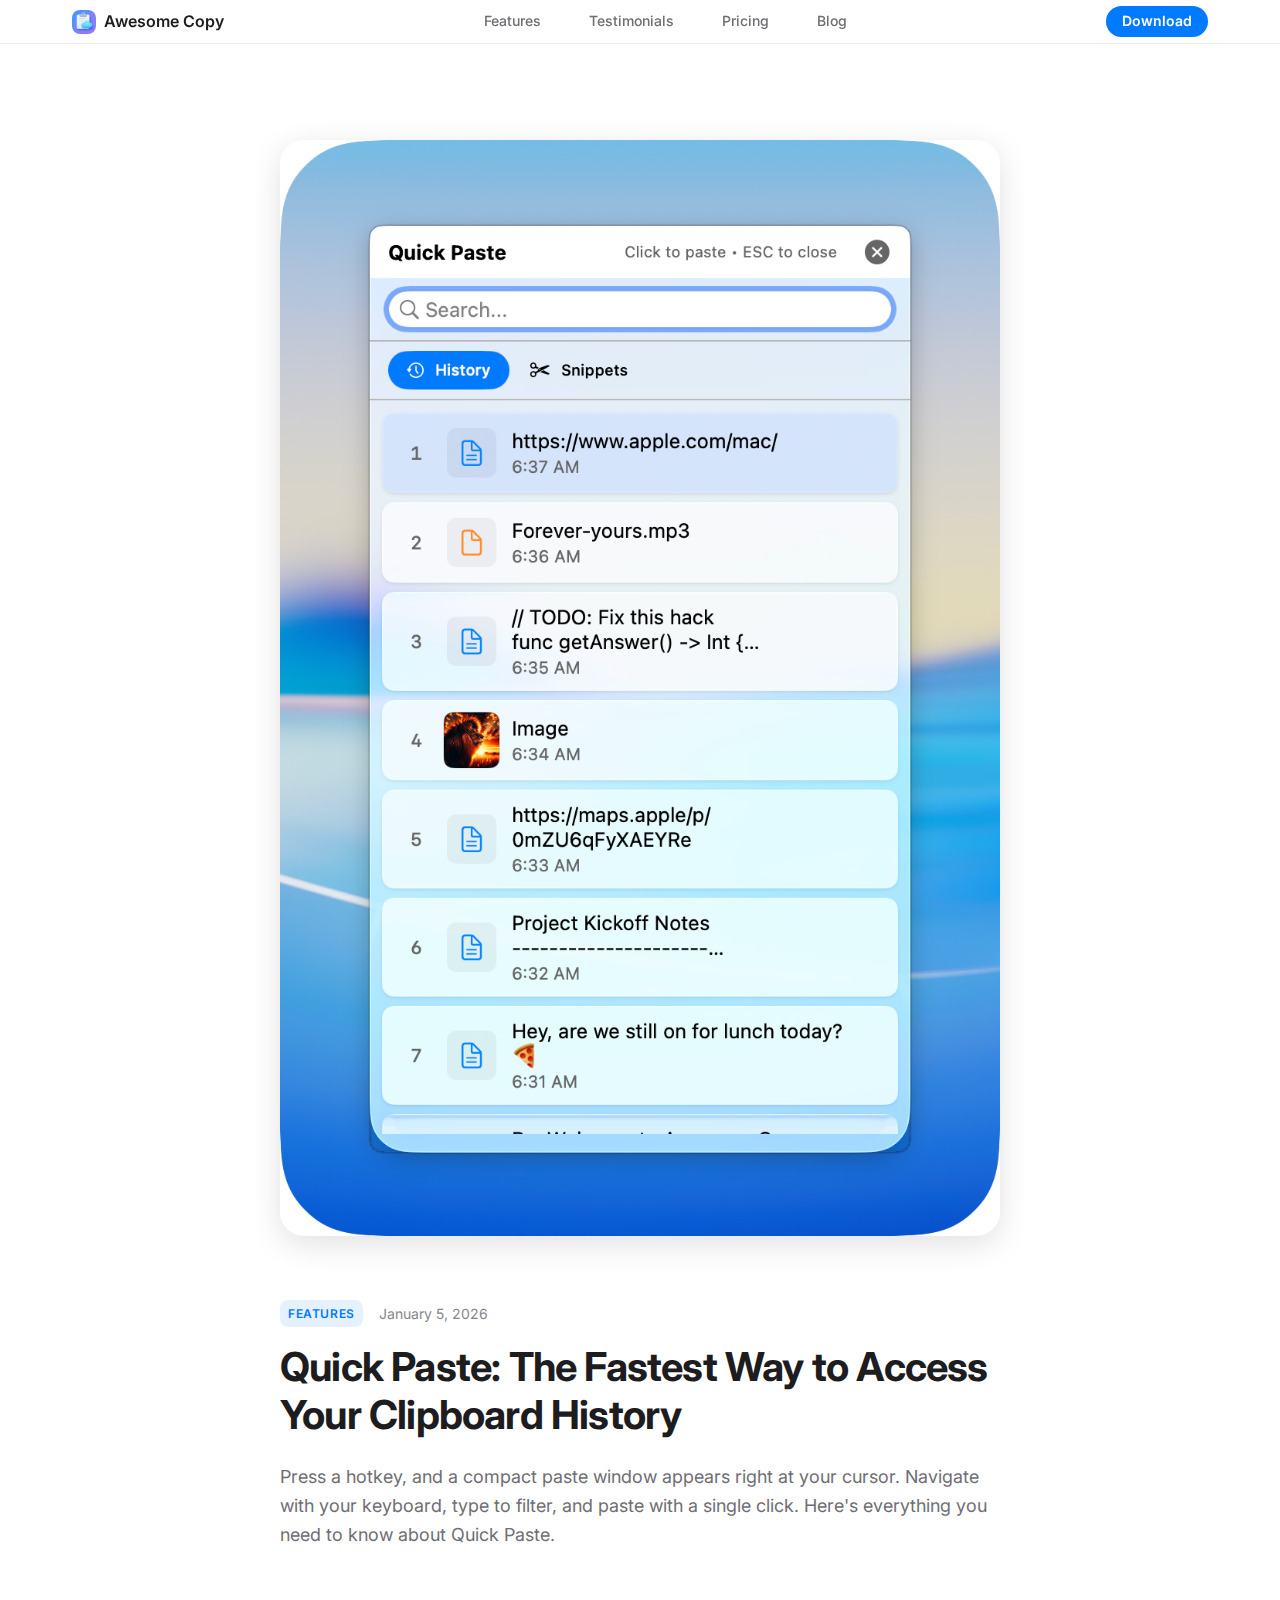
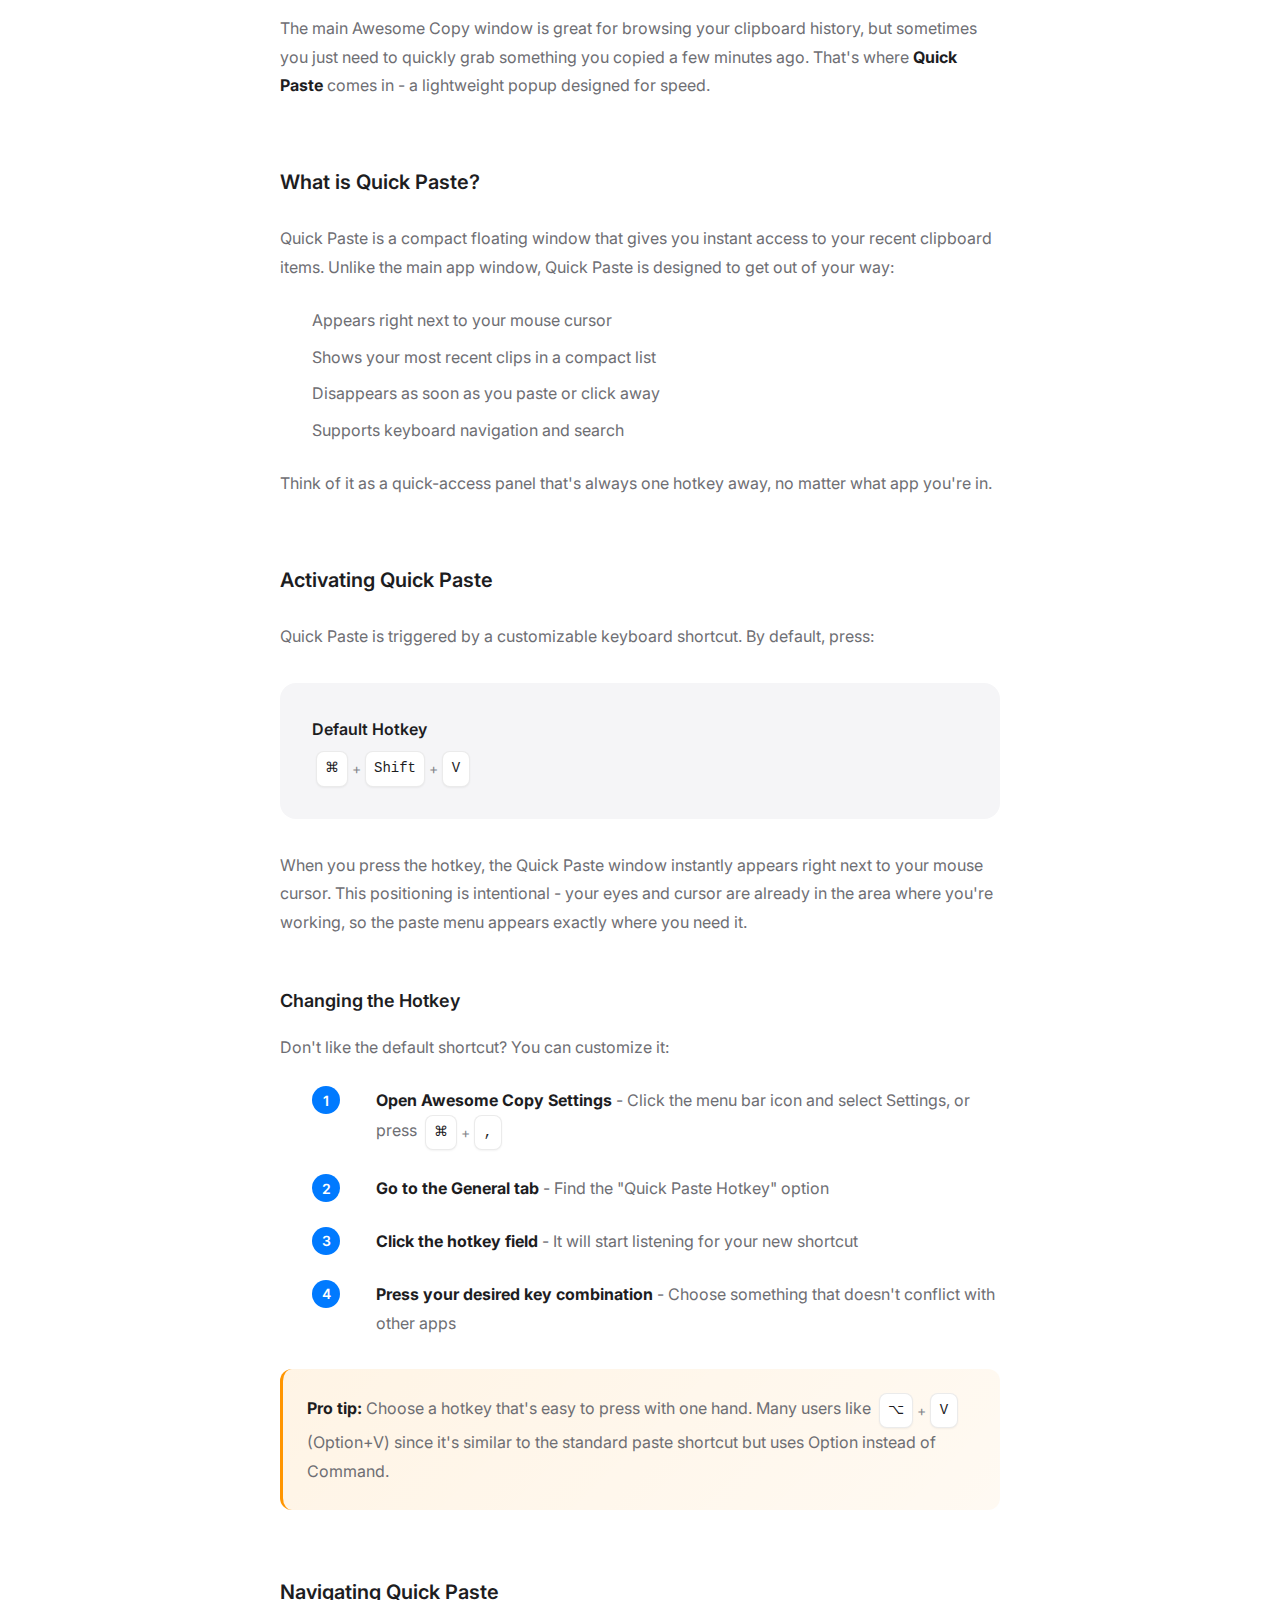
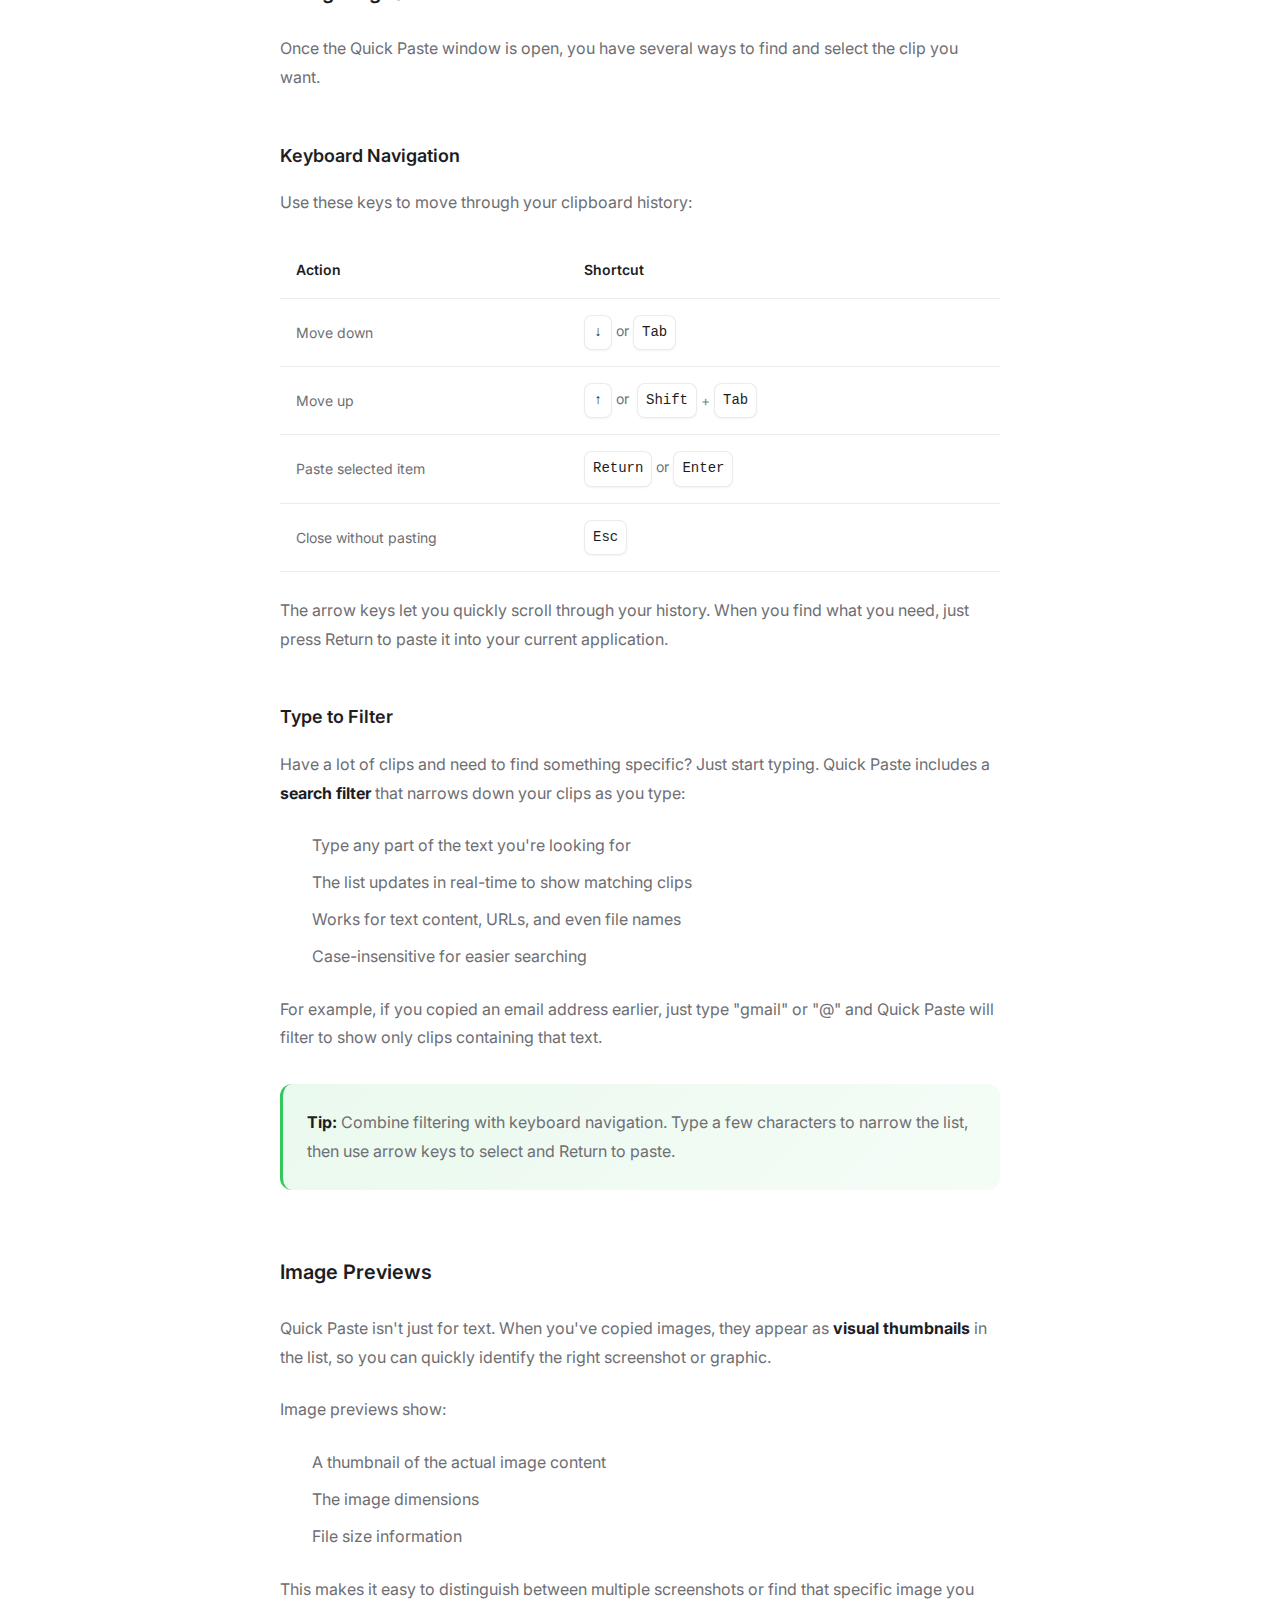
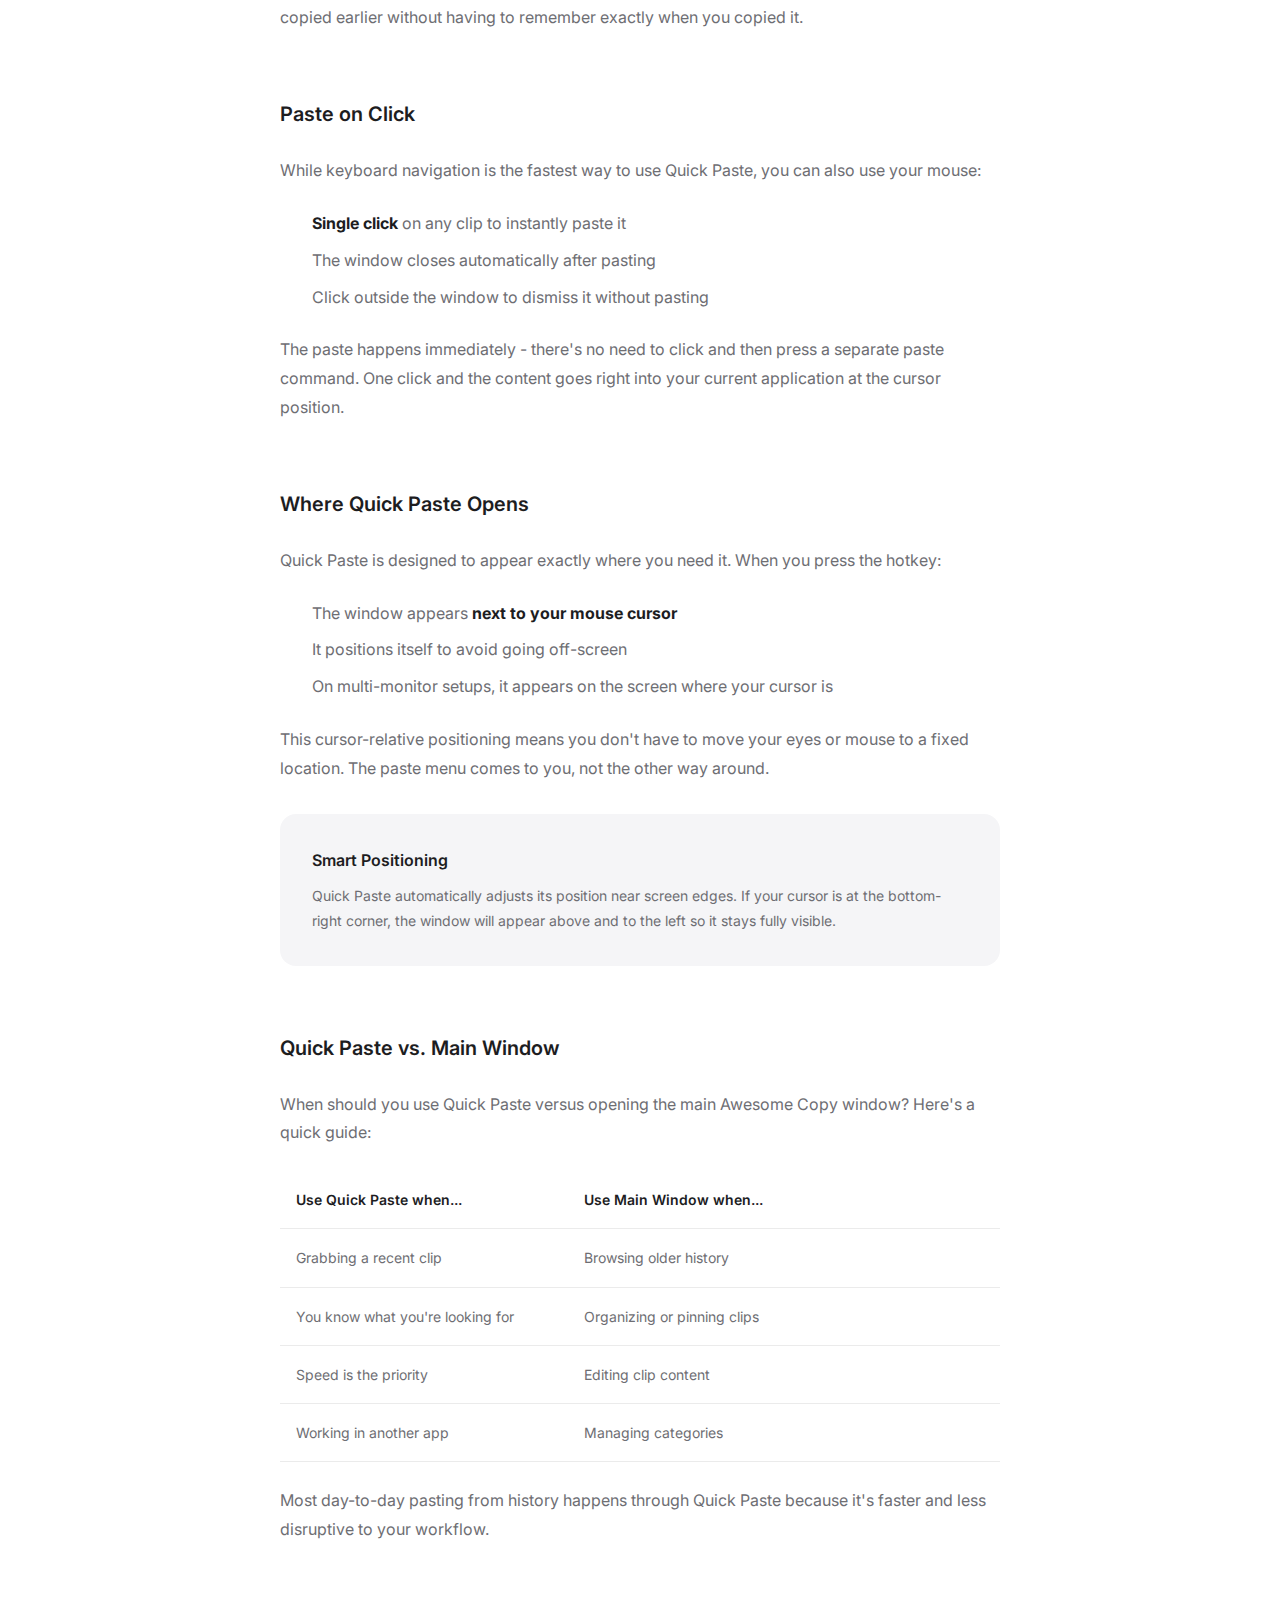
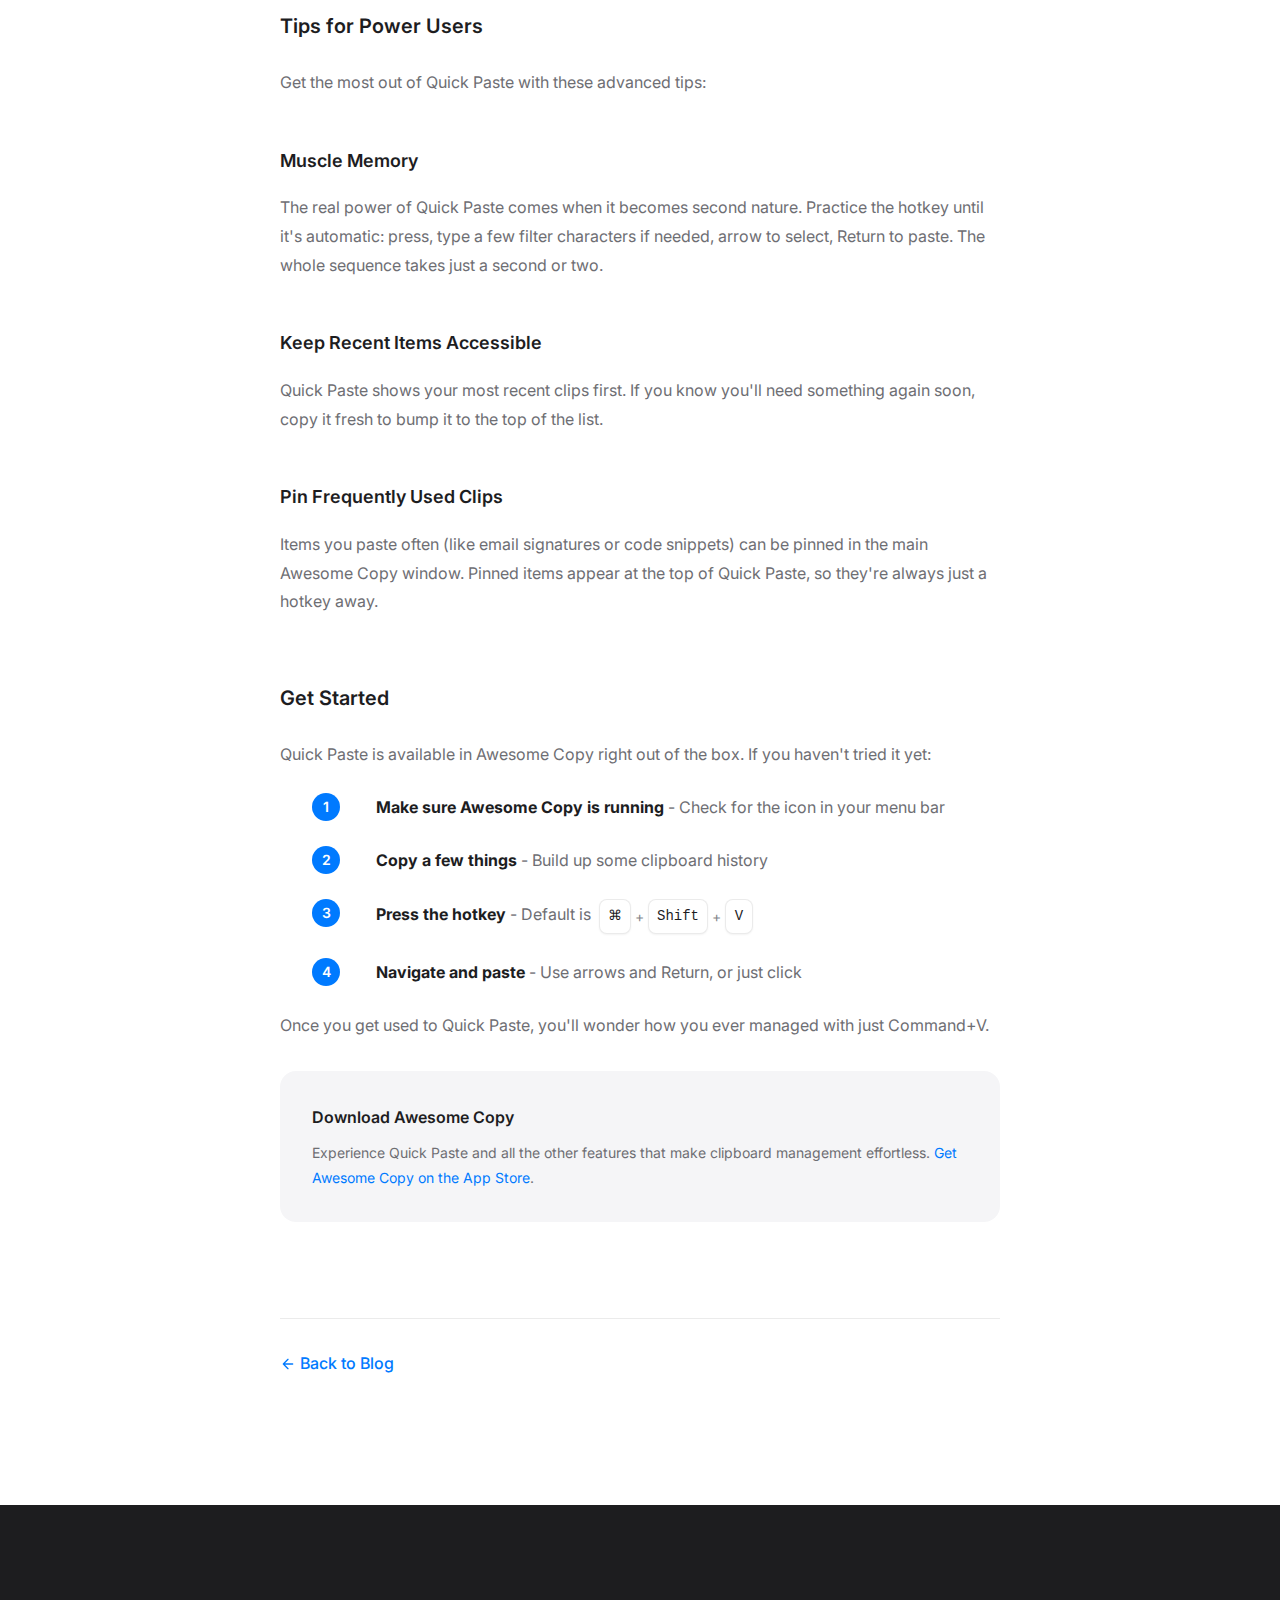
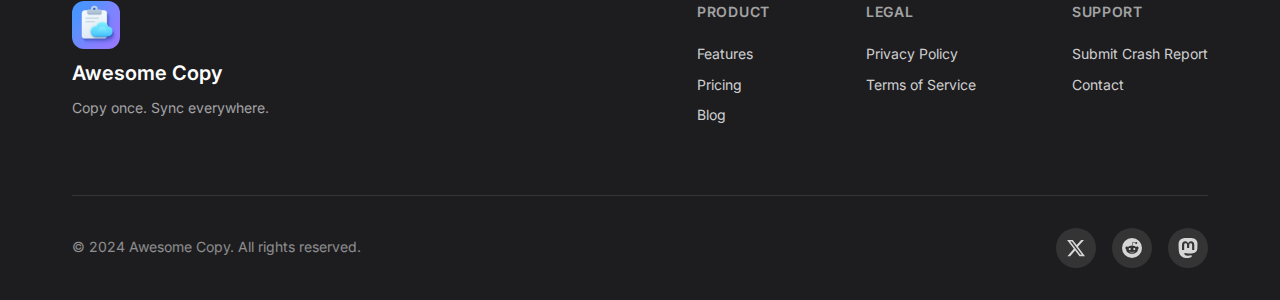
<file: blog/quick-paste-window.html>
<!DOCTYPE html>
<html lang="en">
<head>
    <meta charset="UTF-8">
    <meta name="viewport" content="width=device-width, initial-scale=1.0">
    <title>Quick Paste: The Fastest Way to Access Your Clipboard History - Awesome Copy Blog</title>
    <meta name="description" content="Learn how to use Awesome Copy's Quick Paste window - a compact popup that appears right at your cursor for instant access to your clipboard history.">
    <link rel="canonical" href="https://awesomecopy.app/blog/quick-paste-window">

    <!-- Open Graph / Facebook -->
    <meta property="og:type" content="article">
    <meta property="og:url" content="https://awesomecopy.app/blog/quick-paste-window">
    <meta property="og:title" content="Quick Paste: The Fastest Way to Access Your Clipboard History">
    <meta property="og:description" content="Learn how to use Awesome Copy's Quick Paste window - a compact popup that appears right at your cursor for instant access to your clipboard history.">
    <meta property="og:image" content="https://awesomecopy.app/images/og-image.png">

    <link rel="stylesheet" href="../styles.css">
    <link rel="preconnect" href="https://fonts.googleapis.com">
    <link rel="preconnect" href="https://fonts.gstatic.com" crossorigin>
    <link href="https://fonts.googleapis.com/css2?family=Inter:wght@400;500;600;700&display=swap" rel="stylesheet">
    <link rel="icon" type="image/png" href="../images/App icon.png">
    <style>
        .blog-post-page {
            padding: calc(var(--nav-height) + var(--spacing-4xl)) 0 var(--spacing-5xl);
            min-height: 100vh;
        }
        .blog-post {
            max-width: 720px;
            margin: 0 auto;
        }
        .blog-post-header {
            margin-bottom: var(--spacing-3xl);
        }
        .blog-post-meta {
            display: flex;
            align-items: center;
            gap: var(--spacing-md);
            margin-bottom: var(--spacing-md);
        }
        .blog-post-category {
            font-size: var(--font-size-xs);
            font-weight: 600;
            color: var(--color-primary);
            text-transform: uppercase;
            letter-spacing: 0.05em;
            background: rgba(0, 122, 255, 0.1);
            padding: var(--spacing-xs) var(--spacing-sm);
            border-radius: var(--radius-sm);
        }
        .blog-post-date {
            font-size: var(--font-size-sm);
            color: var(--color-text-tertiary);
        }
        .blog-post-title {
            font-size: clamp(var(--font-size-2xl), 5vw, var(--font-size-4xl));
            font-weight: 700;
            line-height: 1.2;
            letter-spacing: -0.02em;
            margin-bottom: var(--spacing-lg);
        }
        .blog-post-excerpt {
            font-size: var(--font-size-lg);
            color: var(--color-text-secondary);
            line-height: 1.6;
        }
        .blog-post-content {
            font-size: var(--font-size-base);
            line-height: 1.8;
            color: var(--color-text-secondary);
        }
        .blog-post-content h2 {
            font-size: var(--font-size-xl);
            font-weight: 600;
            color: var(--color-text);
            margin-top: var(--spacing-3xl);
            margin-bottom: var(--spacing-lg);
        }
        .blog-post-content h3 {
            font-size: var(--font-size-lg);
            font-weight: 600;
            color: var(--color-text);
            margin-top: var(--spacing-2xl);
            margin-bottom: var(--spacing-md);
        }
        .blog-post-content p {
            margin-bottom: var(--spacing-lg);
        }
        .blog-post-content strong {
            color: var(--color-text);
        }
        .blog-post-content ul, .blog-post-content ol {
            margin-bottom: var(--spacing-lg);
            padding-left: var(--spacing-xl);
        }
        .blog-post-content li {
            margin-bottom: var(--spacing-sm);
        }
        .blog-post-content a {
            color: var(--color-primary);
        }
        .blog-post-content a:hover {
            text-decoration: underline;
        }
        .feature-box {
            background: var(--color-background-secondary);
            border-radius: var(--radius-lg);
            padding: var(--spacing-xl);
            margin: var(--spacing-xl) 0;
        }
        .feature-box h4 {
            font-size: var(--font-size-base);
            font-weight: 600;
            color: var(--color-text);
            margin-bottom: var(--spacing-sm);
            display: flex;
            align-items: center;
            gap: var(--spacing-sm);
        }
        .feature-box p {
            margin-bottom: 0;
            font-size: var(--font-size-sm);
        }
        .feature-box ul {
            margin-bottom: 0;
            margin-top: var(--spacing-sm);
        }
        .feature-box li {
            font-size: var(--font-size-sm);
        }
        .keyboard-shortcut {
            display: inline-flex;
            align-items: center;
            gap: var(--spacing-xs);
        }
        .key {
            display: inline-block;
            background: var(--color-background);
            border: 1px solid var(--color-border);
            border-radius: var(--radius-sm);
            padding: var(--spacing-xs) var(--spacing-sm);
            font-family: 'SF Mono', SFMono-Regular, Consolas, monospace;
            font-size: var(--font-size-sm);
            font-weight: 500;
            color: var(--color-text);
            box-shadow: 0 1px 2px rgba(0, 0, 0, 0.05);
            min-width: 28px;
            text-align: center;
        }
        .key-combo {
            display: inline-flex;
            align-items: center;
            gap: 4px;
            margin: 0 var(--spacing-xs);
        }
        .key-plus {
            color: var(--color-text-tertiary);
            font-size: var(--font-size-sm);
        }
        .shortcut-table {
            width: 100%;
            border-collapse: collapse;
            margin: var(--spacing-lg) 0;
        }
        .shortcut-table th,
        .shortcut-table td {
            padding: var(--spacing-md);
            text-align: left;
            border-bottom: 1px solid var(--color-border);
        }
        .shortcut-table th {
            font-weight: 600;
            color: var(--color-text);
            font-size: var(--font-size-sm);
        }
        .shortcut-table td {
            font-size: var(--font-size-sm);
        }
        .shortcut-table td:first-child {
            width: 40%;
        }
        .tip-callout {
            background: linear-gradient(135deg, rgba(52, 199, 89, 0.1), rgba(52, 199, 89, 0.05));
            border-left: 3px solid #34c759;
            border-radius: var(--radius-md);
            padding: var(--spacing-lg);
            margin: var(--spacing-xl) 0;
        }
        .tip-callout p {
            margin-bottom: 0;
        }
        .pro-tip {
            background: linear-gradient(135deg, rgba(255, 149, 0, 0.1), rgba(255, 149, 0, 0.05));
            border-left: 3px solid #ff9500;
        }
        .step-list {
            counter-reset: step-counter;
            list-style: none;
            padding-left: 0;
        }
        .step-list li {
            counter-increment: step-counter;
            position: relative;
            padding-left: var(--spacing-3xl);
            margin-bottom: var(--spacing-lg);
        }
        .step-list li::before {
            content: counter(step-counter);
            position: absolute;
            left: 0;
            top: 0;
            width: 28px;
            height: 28px;
            background: var(--color-primary);
            color: white;
            border-radius: 50%;
            display: flex;
            align-items: center;
            justify-content: center;
            font-size: var(--font-size-sm);
            font-weight: 600;
        }
        .blog-post-nav {
            display: flex;
            justify-content: space-between;
            margin-top: var(--spacing-4xl);
            padding-top: var(--spacing-xl);
            border-top: 1px solid var(--color-border);
        }
        .blog-post-nav a {
            color: var(--color-primary);
            text-decoration: none;
            font-weight: 500;
            display: flex;
            align-items: center;
            gap: var(--spacing-xs);
        }
        .blog-post-nav a:hover {
            text-decoration: underline;
        }
        .hero-image {
            width: 100%;
            border-radius: var(--radius-xl);
            margin-bottom: var(--spacing-3xl);
            overflow: hidden;
            box-shadow: var(--shadow-lg);
        }
        .hero-image img {
            width: 100%;
            height: auto;
            display: block;
        }
        @media (max-width: 768px) {
            .shortcut-table th,
            .shortcut-table td {
                padding: var(--spacing-sm);
            }
        }
    </style>
</head>
<body>
    <!-- Navigation -->
    <nav class="nav" id="nav">
        <div class="nav-container">
            <a href="../index.html" class="nav-logo">
                <img src="../images/App icon.png" alt="Awesome Copy" class="nav-logo-icon">
                <span>Awesome Copy</span>
            </a>
            <div class="nav-links" id="nav-links">
                <a href="../index.html#features">Features</a>
                <a href="../index.html#testimonials">Testimonials</a>
                <a href="../index.html#pricing">Pricing</a>
                <a href="../blog.html">Blog</a>
            </div>
            <a href="https://apps.apple.com/us/app/awesome-copy-clipboard-history/id6745275375?mt=12" class="nav-cta">Download</a>
            <button class="nav-mobile-toggle" id="nav-toggle" aria-label="Toggle menu">
                <span></span>
                <span></span>
                <span></span>
            </button>
        </div>
    </nav>

    <!-- Blog Post Content -->
    <article class="blog-post-page">
        <div class="container">
            <div class="blog-post">
                <div class="hero-image">
                    <img src="../images/quick paste light.png" alt="Quick Paste window showing clipboard history popup next to cursor">
                </div>

                <header class="blog-post-header">
                    <div class="blog-post-meta">
                        <span class="blog-post-category">Features</span>
                        <span class="blog-post-date">January 5, 2026</span>
                    </div>
                    <h1 class="blog-post-title">Quick Paste: The Fastest Way to Access Your Clipboard History</h1>
                    <p class="blog-post-excerpt">Press a hotkey, and a compact paste window appears right at your cursor. Navigate with your keyboard, type to filter, and paste with a single click. Here's everything you need to know about Quick Paste.</p>
                </header>

                <div class="blog-post-content">
                    <p>The main Awesome Copy window is great for browsing your clipboard history, but sometimes you just need to quickly grab something you copied a few minutes ago. That's where <strong>Quick Paste</strong> comes in - a lightweight popup designed for speed.</p>

                    <h2>What is Quick Paste?</h2>

                    <p>Quick Paste is a compact floating window that gives you instant access to your recent clipboard items. Unlike the main app window, Quick Paste is designed to get out of your way:</p>

                    <ul>
                        <li>Appears right next to your mouse cursor</li>
                        <li>Shows your most recent clips in a compact list</li>
                        <li>Disappears as soon as you paste or click away</li>
                        <li>Supports keyboard navigation and search</li>
                    </ul>

                    <p>Think of it as a quick-access panel that's always one hotkey away, no matter what app you're in.</p>

                    <h2>Activating Quick Paste</h2>

                    <p>Quick Paste is triggered by a customizable keyboard shortcut. By default, press:</p>

                    <div class="feature-box">
                        <h4>Default Hotkey</h4>
                        <p style="margin-top: var(--spacing-sm);">
                            <span class="key-combo">
                                <span class="key">⌘</span>
                                <span class="key-plus">+</span>
                                <span class="key">Shift</span>
                                <span class="key-plus">+</span>
                                <span class="key">V</span>
                            </span>
                        </p>
                    </div>

                    <p>When you press the hotkey, the Quick Paste window instantly appears right next to your mouse cursor. This positioning is intentional - your eyes and cursor are already in the area where you're working, so the paste menu appears exactly where you need it.</p>

                    <h3>Changing the Hotkey</h3>

                    <p>Don't like the default shortcut? You can customize it:</p>

                    <ol class="step-list">
                        <li><strong>Open Awesome Copy Settings</strong> - Click the menu bar icon and select Settings, or press <span class="key-combo"><span class="key">⌘</span><span class="key-plus">+</span><span class="key">,</span></span></li>
                        <li><strong>Go to the General tab</strong> - Find the "Quick Paste Hotkey" option</li>
                        <li><strong>Click the hotkey field</strong> - It will start listening for your new shortcut</li>
                        <li><strong>Press your desired key combination</strong> - Choose something that doesn't conflict with other apps</li>
                    </ol>

                    <div class="tip-callout pro-tip">
                        <p><strong>Pro tip:</strong> Choose a hotkey that's easy to press with one hand. Many users like <span class="key-combo"><span class="key">⌥</span><span class="key-plus">+</span><span class="key">V</span></span> (Option+V) since it's similar to the standard paste shortcut but uses Option instead of Command.</p>
                    </div>

                    <h2>Navigating Quick Paste</h2>

                    <p>Once the Quick Paste window is open, you have several ways to find and select the clip you want.</p>

                    <h3>Keyboard Navigation</h3>

                    <p>Use these keys to move through your clipboard history:</p>

                    <table class="shortcut-table">
                        <thead>
                            <tr>
                                <th>Action</th>
                                <th>Shortcut</th>
                            </tr>
                        </thead>
                        <tbody>
                            <tr>
                                <td>Move down</td>
                                <td><span class="key">↓</span> or <span class="key">Tab</span></td>
                            </tr>
                            <tr>
                                <td>Move up</td>
                                <td><span class="key">↑</span> or <span class="key-combo"><span class="key">Shift</span><span class="key-plus">+</span><span class="key">Tab</span></span></td>
                            </tr>
                            <tr>
                                <td>Paste selected item</td>
                                <td><span class="key">Return</span> or <span class="key">Enter</span></td>
                            </tr>
                            <tr>
                                <td>Close without pasting</td>
                                <td><span class="key">Esc</span></td>
                            </tr>
                        </tbody>
                    </table>

                    <p>The arrow keys let you quickly scroll through your history. When you find what you need, just press Return to paste it into your current application.</p>

                    <h3>Type to Filter</h3>

                    <p>Have a lot of clips and need to find something specific? Just start typing. Quick Paste includes a <strong>search filter</strong> that narrows down your clips as you type:</p>

                    <ul>
                        <li>Type any part of the text you're looking for</li>
                        <li>The list updates in real-time to show matching clips</li>
                        <li>Works for text content, URLs, and even file names</li>
                        <li>Case-insensitive for easier searching</li>
                    </ul>

                    <p>For example, if you copied an email address earlier, just type "gmail" or "@" and Quick Paste will filter to show only clips containing that text.</p>

                    <div class="tip-callout">
                        <p><strong>Tip:</strong> Combine filtering with keyboard navigation. Type a few characters to narrow the list, then use arrow keys to select and Return to paste.</p>
                    </div>

                    <h2>Image Previews</h2>

                    <p>Quick Paste isn't just for text. When you've copied images, they appear as <strong>visual thumbnails</strong> in the list, so you can quickly identify the right screenshot or graphic.</p>

                    <p>Image previews show:</p>

                    <ul>
                        <li>A thumbnail of the actual image content</li>
                        <li>The image dimensions</li>
                        <li>File size information</li>
                    </ul>

                    <p>This makes it easy to distinguish between multiple screenshots or find that specific image you copied earlier without having to remember exactly when you copied it.</p>

                    <h2>Paste on Click</h2>

                    <p>While keyboard navigation is the fastest way to use Quick Paste, you can also use your mouse:</p>

                    <ul>
                        <li><strong>Single click</strong> on any clip to instantly paste it</li>
                        <li>The window closes automatically after pasting</li>
                        <li>Click outside the window to dismiss it without pasting</li>
                    </ul>

                    <p>The paste happens immediately - there's no need to click and then press a separate paste command. One click and the content goes right into your current application at the cursor position.</p>

                    <h2>Where Quick Paste Opens</h2>

                    <p>Quick Paste is designed to appear exactly where you need it. When you press the hotkey:</p>

                    <ol>
                        <li>The window appears <strong>next to your mouse cursor</strong></li>
                        <li>It positions itself to avoid going off-screen</li>
                        <li>On multi-monitor setups, it appears on the screen where your cursor is</li>
                    </ol>

                    <p>This cursor-relative positioning means you don't have to move your eyes or mouse to a fixed location. The paste menu comes to you, not the other way around.</p>

                    <div class="feature-box">
                        <h4>Smart Positioning</h4>
                        <p>Quick Paste automatically adjusts its position near screen edges. If your cursor is at the bottom-right corner, the window will appear above and to the left so it stays fully visible.</p>
                    </div>

                    <h2>Quick Paste vs. Main Window</h2>

                    <p>When should you use Quick Paste versus opening the main Awesome Copy window? Here's a quick guide:</p>

                    <table class="shortcut-table">
                        <thead>
                            <tr>
                                <th>Use Quick Paste when...</th>
                                <th>Use Main Window when...</th>
                            </tr>
                        </thead>
                        <tbody>
                            <tr>
                                <td>Grabbing a recent clip</td>
                                <td>Browsing older history</td>
                            </tr>
                            <tr>
                                <td>You know what you're looking for</td>
                                <td>Organizing or pinning clips</td>
                            </tr>
                            <tr>
                                <td>Speed is the priority</td>
                                <td>Editing clip content</td>
                            </tr>
                            <tr>
                                <td>Working in another app</td>
                                <td>Managing categories</td>
                            </tr>
                        </tbody>
                    </table>

                    <p>Most day-to-day pasting from history happens through Quick Paste because it's faster and less disruptive to your workflow.</p>

                    <h2>Tips for Power Users</h2>

                    <p>Get the most out of Quick Paste with these advanced tips:</p>

                    <h3>Muscle Memory</h3>
                    <p>The real power of Quick Paste comes when it becomes second nature. Practice the hotkey until it's automatic: press, type a few filter characters if needed, arrow to select, Return to paste. The whole sequence takes just a second or two.</p>

                    <h3>Keep Recent Items Accessible</h3>
                    <p>Quick Paste shows your most recent clips first. If you know you'll need something again soon, copy it fresh to bump it to the top of the list.</p>

                    <h3>Pin Frequently Used Clips</h3>
                    <p>Items you paste often (like email signatures or code snippets) can be pinned in the main Awesome Copy window. Pinned items appear at the top of Quick Paste, so they're always just a hotkey away.</p>

                    <h2>Get Started</h2>

                    <p>Quick Paste is available in Awesome Copy right out of the box. If you haven't tried it yet:</p>

                    <ol class="step-list">
                        <li><strong>Make sure Awesome Copy is running</strong> - Check for the icon in your menu bar</li>
                        <li><strong>Copy a few things</strong> - Build up some clipboard history</li>
                        <li><strong>Press the hotkey</strong> - Default is <span class="key-combo"><span class="key">⌘</span><span class="key-plus">+</span><span class="key">Shift</span><span class="key-plus">+</span><span class="key">V</span></span></li>
                        <li><strong>Navigate and paste</strong> - Use arrows and Return, or just click</li>
                    </ol>

                    <p>Once you get used to Quick Paste, you'll wonder how you ever managed with just Command+V.</p>

                    <div class="feature-box">
                        <h4>Download Awesome Copy</h4>
                        <p>Experience Quick Paste and all the other features that make clipboard management effortless. <a href="https://apps.apple.com/us/app/awesome-copy-clipboard-history/id6745275375?mt=12">Get Awesome Copy on the App Store</a>.</p>
                    </div>
                </div>

                <nav class="blog-post-nav">
                    <a href="../blog.html">
                        <svg width="16" height="16" viewBox="0 0 24 24" fill="none" stroke="currentColor" stroke-width="2" stroke-linecap="round" stroke-linejoin="round">
                            <path d="M19 12H5M12 19l-7-7 7-7"/>
                        </svg>
                        Back to Blog
                    </a>
                </nav>
            </div>
        </div>
    </article>

    <!-- Footer -->
    <footer class="footer">
        <div class="footer-bg">
            <img src="../images/minimal-framed.png" alt="" loading="lazy">
        </div>
        <div class="container">
            <div class="footer-content">
                <div class="footer-brand">
                    <img src="../images/App icon.png" alt="Awesome Copy" class="footer-logo">
                    <span class="footer-name">Awesome Copy</span>
                    <p class="footer-tagline">Copy once. Sync everywhere.</p>
                </div>
                <div class="footer-links">
                    <div class="footer-column">
                        <h4>Product</h4>
                        <a href="../index.html#features">Features</a>
                        <a href="../index.html#pricing">Pricing</a>
                        <a href="../blog.html">Blog</a>
                    </div>
                    <div class="footer-column">
                        <h4>Legal</h4>
                        <a href="../privacy.html">Privacy Policy</a>
                        <a href="https://www.apple.com/legal/internet-services/itunes/dev/stdeula/">Terms of Service</a>
                    </div>
                    <div class="footer-column">
                        <h4>Support</h4>
                        <a href="../crash-reports.html">Submit Crash Report</a>
                        <a href="mailto:awesomecopyapp@gmail.com">Contact</a>
                    </div>
                </div>
            </div>
            <div class="footer-bottom">
                <p>&copy; 2024 Awesome Copy. All rights reserved.</p>
                <div class="footer-social">
                    <a href="#" aria-label="Twitter/X">
                        <svg width="20" height="20" viewBox="0 0 24 24" fill="currentColor">
                            <path d="M18.244 2.25h3.308l-7.227 8.26 8.502 11.24H16.17l-5.214-6.817L4.99 21.75H1.68l7.73-8.835L1.254 2.25H8.08l4.713 6.231zm-1.161 17.52h1.833L7.084 4.126H5.117z"/>
                        </svg>
                    </a>
                    <a href="#" aria-label="Reddit">
                        <svg width="20" height="20" viewBox="0 0 24 24" fill="currentColor">
                            <path d="M12 0A12 12 0 0 0 0 12a12 12 0 0 0 12 12 12 12 0 0 0 12-12A12 12 0 0 0 12 0zm5.01 4.744c.688 0 1.25.561 1.25 1.249a1.25 1.25 0 0 1-2.498.056l-2.597-.547-.8 3.747c1.824.07 3.48.632 4.674 1.488.308-.309.73-.491 1.207-.491.968 0 1.754.786 1.754 1.754 0 .716-.435 1.333-1.01 1.614a3.111 3.111 0 0 1 .042.52c0 2.694-3.13 4.87-7.004 4.87-3.874 0-7.004-2.176-7.004-4.87 0-.183.015-.366.043-.534A1.748 1.748 0 0 1 4.028 12c0-.968.786-1.754 1.754-1.754.463 0 .898.196 1.207.49 1.207-.883 2.878-1.43 4.744-1.487l.885-4.182a.342.342 0 0 1 .14-.197.35.35 0 0 1 .238-.042l2.906.617a1.214 1.214 0 0 1 1.108-.701zM9.25 12C8.561 12 8 12.562 8 13.25c0 .687.561 1.248 1.25 1.248.687 0 1.248-.561 1.248-1.249 0-.688-.561-1.249-1.249-1.249zm5.5 0c-.687 0-1.248.561-1.248 1.25 0 .687.561 1.248 1.249 1.248.688 0 1.249-.561 1.249-1.249 0-.687-.562-1.249-1.25-1.249zm-5.466 3.99a.327.327 0 0 0-.231.094.33.33 0 0 0 0 .463c.842.842 2.484.913 2.961.913.477 0 2.105-.056 2.961-.913a.361.361 0 0 0 .029-.463.33.33 0 0 0-.464 0c-.547.533-1.684.73-2.512.73-.828 0-1.979-.196-2.512-.73a.326.326 0 0 0-.232-.095z"/>
                        </svg>
                    </a>
                    <a href="#" aria-label="Mastodon">
                        <svg width="20" height="20" viewBox="0 0 24 24" fill="currentColor">
                            <path d="M23.268 5.313c-.35-2.578-2.617-4.61-5.304-5.004C17.51.242 15.792 0 11.813 0h-.03c-3.98 0-4.835.242-5.288.309C3.882.692 1.496 2.518.917 5.127.64 6.412.61 7.837.661 9.143c.074 1.874.088 3.745.26 5.611.118 1.24.325 2.47.62 3.68.55 2.237 2.777 4.098 4.96 4.857 2.336.792 4.849.923 7.256.38.265-.061.527-.132.786-.213.585-.184 1.27-.39 1.774-.753a.057.057 0 0 0 .023-.043v-1.809a.052.052 0 0 0-.02-.041.053.053 0 0 0-.046-.01 20.282 20.282 0 0 1-4.709.545c-2.73 0-3.463-1.284-3.674-1.818a5.593 5.593 0 0 1-.319-1.433.053.053 0 0 1 .066-.054c1.517.363 3.072.546 4.632.546.376 0 .75 0 1.125-.01 1.57-.044 3.224-.124 4.768-.422.038-.008.077-.015.11-.024 2.435-.464 4.753-1.92 4.989-5.604.008-.145.03-1.52.03-1.67.002-.512.167-3.63-.024-5.545zm-3.748 9.195h-2.561V8.29c0-1.309-.55-1.976-1.67-1.976-1.23 0-1.846.79-1.846 2.35v3.403h-2.546V8.663c0-1.56-.617-2.35-1.848-2.35-1.112 0-1.668.668-1.67 1.977v6.218H4.822V8.102c0-1.31.337-2.35 1.011-3.12.696-.77 1.608-1.164 2.74-1.164 1.311 0 2.302.5 2.962 1.498l.638 1.06.638-1.06c.66-.999 1.65-1.498 2.96-1.498 1.13 0 2.043.395 2.74 1.164.675.77 1.012 1.81 1.012 3.12z"/>
                        </svg>
                    </a>
                </div>
            </div>
        </div>
    </footer>

    <script src="../script.js"></script>
</body>
</html>
</file>
<file: styles.css>
/* ==========================================
   AWESOME COPY - LANDING PAGE STYLES
   Modern, Apple-style design
   ========================================== */

/* CSS Variables */
:root {
    /* Colors */
    --color-primary: #007AFF;
    --color-primary-dark: #0056CC;
    --color-primary-light: #4DA3FF;
    --color-text: #1d1d1f;
    --color-text-secondary: #6e6e73;
    --color-text-tertiary: #86868b;
    --color-background: #ffffff;
    --color-background-secondary: #f5f5f7;
    --color-background-tertiary: #fbfbfd;
    --color-border: rgba(0, 0, 0, 0.08);
    --color-card: rgba(255, 255, 255, 0.8);
    --color-card-hover: rgba(255, 255, 255, 0.95);

    /* Typography */
    --font-family: 'Inter', -apple-system, BlinkMacSystemFont, 'Segoe UI', Roboto, Oxygen, Ubuntu, sans-serif;
    --font-size-xs: 0.75rem;
    --font-size-sm: 0.875rem;
    --font-size-base: 1rem;
    --font-size-lg: 1.125rem;
    --font-size-xl: 1.25rem;
    --font-size-2xl: 1.5rem;
    --font-size-3xl: 2rem;
    --font-size-4xl: 2.5rem;
    --font-size-5xl: 3rem;
    --font-size-6xl: 3.5rem;

    /* Spacing */
    --spacing-xs: 0.25rem;
    --spacing-sm: 0.5rem;
    --spacing-md: 1rem;
    --spacing-lg: 1.5rem;
    --spacing-xl: 2rem;
    --spacing-2xl: 3rem;
    --spacing-3xl: 4rem;
    --spacing-4xl: 6rem;
    --spacing-5xl: 8rem;

    /* Border Radius */
    --radius-sm: 8px;
    --radius-md: 12px;
    --radius-lg: 16px;
    --radius-xl: 24px;
    --radius-2xl: 32px;
    --radius-full: 9999px;

    /* Shadows */
    --shadow-sm: 0 1px 2px rgba(0, 0, 0, 0.04);
    --shadow-md: 0 4px 12px rgba(0, 0, 0, 0.08);
    --shadow-lg: 0 8px 32px rgba(0, 0, 0, 0.12);
    --shadow-xl: 0 16px 48px rgba(0, 0, 0, 0.16);

    /* Transitions */
    --transition-fast: 150ms ease;
    --transition-base: 250ms ease;
    --transition-slow: 400ms ease;

    /* Layout */
    --max-width: 1200px;
    --nav-height: 44px;
}

/* Reset & Base */
*, *::before, *::after {
    box-sizing: border-box;
    margin: 0;
    padding: 0;
}

html {
    scroll-behavior: smooth;
    -webkit-font-smoothing: antialiased;
    -moz-osx-font-smoothing: grayscale;
}

body {
    font-family: var(--font-family);
    font-size: var(--font-size-base);
    line-height: 1.6;
    color: var(--color-text);
    background: var(--color-background);
    overflow-x: hidden;
}

img {
    max-width: 100%;
    height: auto;
    display: block;
}

a {
    text-decoration: none;
    color: inherit;
    transition: color var(--transition-fast);
}

ul, ol {
    list-style: none;
}

/* Container */
.container {
    max-width: var(--max-width);
    margin: 0 auto;
    padding: 0 var(--spacing-xl);
}

/* ==========================================
   NAVIGATION
   ========================================== */
.nav {
    position: fixed;
    top: 0;
    left: 0;
    right: 0;
    height: var(--nav-height);
    background: rgba(255, 255, 255, 0.8);
    backdrop-filter: blur(20px);
    -webkit-backdrop-filter: blur(20px);
    border-bottom: 1px solid var(--color-border);
    z-index: 1000;
    transition: background var(--transition-base), box-shadow var(--transition-base);
}

.nav.scrolled {
    background: rgba(255, 255, 255, 0.95);
    box-shadow: var(--shadow-sm);
}

.nav-container {
    max-width: var(--max-width);
    margin: 0 auto;
    padding: 0 var(--spacing-xl);
    height: 100%;
    display: flex;
    align-items: center;
    justify-content: space-between;
}

.nav-logo {
    display: flex;
    align-items: center;
    gap: var(--spacing-sm);
    font-weight: 600;
    font-size: var(--font-size-base);
    color: var(--color-text);
}

.nav-logo-icon {
    width: 24px;
    height: 24px;
    border-radius: var(--radius-sm);
}

.nav-links {
    display: flex;
    align-items: center;
    gap: var(--spacing-2xl);
}

.nav-links a {
    font-size: var(--font-size-sm);
    font-weight: 500;
    color: var(--color-text-secondary);
    transition: color var(--transition-fast);
}

.nav-links a:hover {
    color: var(--color-text);
}

.nav-cta {
    background: var(--color-primary);
    color: white !important;
    padding: var(--spacing-xs) var(--spacing-md);
    border-radius: var(--radius-full);
    font-size: var(--font-size-sm);
    font-weight: 600;
    transition: background var(--transition-fast), transform var(--transition-fast);
}

.nav-cta:hover {
    background: var(--color-primary-dark);
    transform: scale(1.02);
}

.nav-mobile-toggle {
    display: none;
    flex-direction: column;
    gap: 5px;
    background: none;
    border: none;
    cursor: pointer;
    padding: var(--spacing-sm);
}

.nav-mobile-toggle span {
    display: block;
    width: 24px;
    height: 2px;
    background: var(--color-text);
    border-radius: 2px;
    transition: transform var(--transition-fast), opacity var(--transition-fast);
}

/* ==========================================
   BUTTONS
   ========================================== */
.btn {
    display: inline-flex;
    align-items: center;
    justify-content: center;
    padding: var(--spacing-md) var(--spacing-xl);
    border-radius: var(--radius-full);
    font-size: var(--font-size-base);
    font-weight: 600;
    cursor: pointer;
    transition: all var(--transition-fast);
    border: none;
    text-align: center;
}

.btn-primary {
    background: var(--color-primary);
    color: white;
}

.btn-primary:hover {
    background: var(--color-primary-dark);
    transform: translateY(-2px);
    box-shadow: var(--shadow-md);
}

.btn-secondary {
    background: transparent;
    color: var(--color-primary);
    border: 2px solid var(--color-primary);
}

.btn-secondary:hover {
    background: var(--color-primary);
    color: white;
    transform: translateY(-2px);
}

.btn-large {
    padding: var(--spacing-lg) var(--spacing-2xl);
    font-size: var(--font-size-lg);
}

/* ==========================================
   INTRO OVERLAY
   ========================================== */
.intro-overlay {
    position: fixed;
    top: 0;
    left: 0;
    width: 100vw;
    height: 100vh;
    z-index: 9999;
    background: #1a1a1a;
    display: flex;
    align-items: center;
    justify-content: center;
    transition: transform 2.5s cubic-bezier(0.16, 1, 0.3, 1),
                opacity 0.5s ease;
}

.intro-white-flash {
    position: absolute;
    top: 0;
    left: 0;
    width: 100%;
    height: 100%;
    background: white;
    z-index: 10;
    opacity: 1;
    transition: opacity 0.8s ease-out;
}

.intro-white-flash.fade-out {
    opacity: 0;
}

.intro-screenshot {
    width: 100%;
    height: 100%;
    object-fit: cover;
    object-position: center bottom;
    opacity: 0;
    transition: opacity 0.8s ease-out;
}

.intro-screenshot.visible {
    opacity: 1;
}

/* Zoom out state */
.intro-overlay.zoom-out {
    transform: scale(0.35) translateY(-15%);
    opacity: 0;
    pointer-events: none;
}

/* Hide after animation */
.intro-overlay.hidden {
    display: none;
}

/* ==========================================
   HERO SECTION
   ========================================== */
.hero {
    position: relative;
    min-height: 100vh;
    display: flex;
    flex-direction: column;
    align-items: center;
    justify-content: flex-start;
    padding: calc(var(--nav-height) + var(--spacing-2xl)) var(--spacing-xl) var(--spacing-3xl);
    overflow: hidden;
    background: linear-gradient(180deg, var(--color-background) 0%, var(--color-background-secondary) 100%);
}

.hero-gradient {
    position: absolute;
    top: 0;
    left: 50%;
    transform: translateX(-50%);
    width: 150%;
    height: 100%;
    background: radial-gradient(ellipse at 50% 0%, rgba(0, 122, 255, 0.08) 0%, transparent 60%);
    pointer-events: none;
}

.hero-content {
    text-align: center;
    max-width: 900px;
    margin-top: var(--spacing-2xl);
    position: relative;
    z-index: 20;
    opacity: 0;
    transform: translateY(20px);
    transition: opacity 0.8s ease, transform 0.8s ease;
}

.hero-content.visible {
    opacity: 1;
    transform: translateY(0);
}

.hero-title {
    font-size: clamp(var(--font-size-4xl), 8vw, 4.5rem);
    font-weight: 700;
    line-height: 1.1;
    letter-spacing: -0.03em;
    margin-bottom: 0;
    background: linear-gradient(135deg, var(--color-text) 0%, var(--color-text-secondary) 100%);
    -webkit-background-clip: text;
    -webkit-text-fill-color: transparent;
    background-clip: text;
}

.hero-subtitle {
    font-size: clamp(var(--font-size-lg), 2.5vw, var(--font-size-xl));
    color: var(--color-text-secondary);
    max-width: 600px;
    margin: 0 auto var(--spacing-xl);
    line-height: 1.5;
}

.hero-bullets {
    display: flex;
    flex-wrap: wrap;
    justify-content: center;
    gap: var(--spacing-md) var(--spacing-xl);
    margin-bottom: var(--spacing-2xl);
}

.hero-bullets li {
    display: flex;
    align-items: center;
    gap: var(--spacing-sm);
    font-size: var(--font-size-sm);
    color: var(--color-text-secondary);
}

.hero-bullets li::before {
    content: '';
    width: 6px;
    height: 6px;
    background: var(--color-primary);
    border-radius: 50%;
}

.hero-buttons {
    display: flex;
    gap: var(--spacing-md);
    justify-content: center;
    flex-wrap: wrap;
}

/* Hero Devices */
.hero-devices {
    position: relative;
    display: flex;
    align-items: center;
    justify-content: center;
    max-width: 1200px;
    width: 100%;
    margin: 0 auto;
    z-index: 1;
}

.hero-device {
    transition: transform 1.2s cubic-bezier(0.16, 1, 0.3, 1),
                opacity 0.8s ease;
}

.hero-device img {
    filter: drop-shadow(var(--shadow-xl));
}

/* MacBook - starts centered, scales down slightly when devices reveal */
.hero-mac {
    position: relative;
    z-index: 10;
    transform: scale(1.1);
    transition: transform 1.2s cubic-bezier(0.16, 1, 0.3, 1);
}

.hero-mac img {
    max-width: 700px;
    width: 100%;
}

/* When devices are revealed, MacBook scales down */
.hero-devices.revealed .hero-mac {
    transform: scale(0.95);
}

/* iPhone - hidden behind MacBook, slides out on reveal */
.hero-iphone {
    position: absolute;
    left: 50%;
    bottom: 0;
    z-index: 5;
    opacity: 0;
    transform: translateX(-50%) rotate(0deg);
    transition: transform 1s cubic-bezier(0.16, 1, 0.3, 1),
                opacity 0.8s ease;
}

.hero-iphone img {
    max-width: 160px;
}

.hero-devices.revealed .hero-iphone {
    opacity: 1;
    transform: translateX(-450px) rotate(-5deg);
}

/* iPad - hidden behind MacBook, slides out on reveal */
.hero-ipad {
    position: absolute;
    right: 50%;
    bottom: 0;
    z-index: 5;
    opacity: 0;
    transform: translateX(50%) rotate(0deg);
    transition: transform 1s cubic-bezier(0.16, 1, 0.3, 1) 0.15s,
                opacity 0.8s ease 0.15s;
}

.hero-ipad img {
    max-width: 220px;
}

.hero-devices.revealed .hero-ipad {
    opacity: 1;
    transform: translateX(450px) rotate(5deg);
}

/* Scroll hint indicator */
.scroll-hint {
    position: absolute;
    bottom: 30px;
    left: 50%;
    transform: translateX(-50%);
    display: flex;
    flex-direction: column;
    align-items: center;
    gap: 8px;
    opacity: 0;
    animation: fadeInHint 0.5s ease 0.8s forwards;
    transition: opacity 0.3s ease;
}

.hero-devices.revealed + .hero-gradient + .scroll-hint,
.scroll-hint.hidden {
    opacity: 0;
    pointer-events: none;
}

.scroll-hint span {
    font-size: 12px;
    color: var(--color-text-tertiary);
    text-transform: uppercase;
    letter-spacing: 0.1em;
}

.scroll-hint-icon {
    width: 24px;
    height: 38px;
    border: 2px solid var(--color-text-tertiary);
    border-radius: 12px;
    position: relative;
}

.scroll-hint-icon::before {
    content: '';
    position: absolute;
    top: 6px;
    left: 50%;
    transform: translateX(-50%);
    width: 4px;
    height: 8px;
    background: var(--color-text-tertiary);
    border-radius: 2px;
    animation: scrollBounce 1.5s ease-in-out infinite;
}

@keyframes scrollBounce {
    0%, 100% { transform: translateX(-50%) translateY(0); opacity: 1; }
    50% { transform: translateX(-50%) translateY(10px); opacity: 0.3; }
}

@keyframes fadeInHint {
    to { opacity: 1; }
}

/* ==========================================
   FEATURES SECTION
   ========================================== */
.features {
    position: relative;
}

.feature-section {
    padding: var(--spacing-5xl) 0;
}

.feature-section:nth-child(even) {
    background: var(--color-background-secondary);
}

.feature-content {
    max-width: 500px;
}

.feature-content.center {
    max-width: 700px;
    margin: 0 auto;
    text-align: center;
}

.feature-title {
    font-size: clamp(var(--font-size-2xl), 4vw, var(--font-size-4xl));
    font-weight: 700;
    letter-spacing: -0.02em;
    line-height: 1.2;
    margin-bottom: var(--spacing-md);
}

.feature-description {
    font-size: var(--font-size-lg);
    color: var(--color-text-secondary);
    line-height: 1.6;
}

/* Feature Row Layout */
.feature-row {
    display: grid;
    grid-template-columns: 1fr 1fr;
    gap: var(--spacing-4xl);
    align-items: center;
}

.feature-row.reverse {
    direction: rtl;
}

.feature-row.reverse > * {
    direction: ltr;
}

.feature-image {
    position: relative;
}

.feature-image img {
    border-radius: var(--radius-xl);
    box-shadow: var(--shadow-lg);
}

/* Clipboard Section */
.feature-clipboard {
    background: linear-gradient(180deg, var(--color-background-secondary) 0%, var(--color-background) 100%);
}

.feature-image-large {
    margin-top: var(--spacing-3xl);
}

.feature-card {
    position: relative;
    max-width: 450px;
    margin: 0 auto;
}

.feature-card-large {
    max-width: 800px;
}

.feature-card-wide {
    max-width: 100%;
}

.feature-card img {
    border-radius: var(--radius-xl);
    box-shadow: var(--shadow-xl);
}

.feature-card-large img {
    border-radius: var(--radius-lg);
}

.feature-callouts {
    position: absolute;
    inset: 0;
    pointer-events: none;
}

.callout {
    position: absolute;
    display: flex;
    align-items: center;
    gap: var(--spacing-sm);
    background: rgba(255, 255, 255, 0.95);
    backdrop-filter: blur(10px);
    padding: var(--spacing-sm) var(--spacing-md);
    border-radius: var(--radius-full);
    box-shadow: var(--shadow-md);
    font-size: var(--font-size-sm);
    font-weight: 500;
    white-space: nowrap;
}

.callout-dot {
    width: 8px;
    height: 8px;
    background: var(--color-primary);
    border-radius: 50%;
}

.callout-1 {
    top: 8%;
    left: -5%;
}

.callout-2 {
    top: 33%;
    right: -5%;
}

.callout-3 {
    top: 58%;
    left: -5%;
}

.callout-4 {
    top: 83%;
    right: -5%;
}

/* Views Showcase Section */
.feature-views {
    /* Extra height for scroll-driven animation */
    min-height: 250vh;
    position: relative;
}

.feature-views .container {
    position: sticky;
    top: 0;
    height: 100vh;
    display: flex;
    flex-direction: column;
    justify-content: center;
    padding-top: var(--spacing-xl);
    padding-bottom: var(--spacing-xl);
}

.views-showcase {
    margin-top: var(--spacing-lg);
    flex: 1;
    display: flex;
    flex-direction: column;
    min-height: 0;
}

.views-controls {
    display: flex;
    justify-content: center;
    gap: 4px;
    background: var(--color-background-secondary);
    padding: 4px;
    border-radius: var(--radius-full);
    width: fit-content;
    margin: 0 auto var(--spacing-2xl);
    position: relative;
}

.view-btn {
    position: relative;
    z-index: 1;
    padding: var(--spacing-sm) var(--spacing-lg);
    border: none;
    background: transparent;
    border-radius: var(--radius-full);
    font-size: var(--font-size-sm);
    font-weight: 500;
    color: var(--color-text-secondary);
    cursor: pointer;
    transition: color var(--transition-fast);
}

.view-btn:hover {
    color: var(--color-text);
}

.view-btn.active {
    color: var(--color-text);
}

.view-btn-indicator {
    position: absolute;
    top: 4px;
    left: 4px;
    height: calc(100% - 8px);
    width: calc(33.333% - 4px);
    background: var(--color-background);
    border-radius: var(--radius-full);
    box-shadow: var(--shadow-sm);
    transition: transform 0.3s cubic-bezier(0.16, 1, 0.3, 1);
    z-index: 0;
    /* Start at Card position (rightmost) */
    transform: translateX(calc(200% + 8px));
}

.views-container {
    position: relative;
    flex: 1;
    display: flex;
    align-items: center;
    justify-content: center;
    min-height: 0;
}

.view-image {
    position: absolute;
    top: 50%;
    left: 50%;
    transform: translate(-50%, -50%) scale(0.95);
    opacity: 0;
    transition: opacity 0.4s ease, transform 0.4s ease;
    pointer-events: none;
}

.view-image.active {
    opacity: 1;
    transform: translate(-50%, -50%) scale(1);
    pointer-events: auto;
}

.view-image img {
    /* Limit height to fit within viewport minus header/controls space */
    max-height: calc(100vh - 250px);
    max-width: 400px;
    width: auto;
    height: auto;
    object-fit: contain;
    border-radius: var(--radius-xl);
    box-shadow: var(--shadow-xl);
}

/* Categories Section */
.category-chips {
    display: flex;
    flex-wrap: wrap;
    gap: var(--spacing-sm);
    margin-top: var(--spacing-xl);
}

.category-chips.center {
    justify-content: center;
}

.chip {
    display: inline-flex;
    align-items: center;
    padding: var(--spacing-sm) var(--spacing-md);
    background: var(--color-background);
    border-radius: var(--radius-full);
    font-size: var(--font-size-sm);
    font-weight: 500;
    color: var(--color-text-secondary);
    border: 1px solid var(--color-border);
}

.chip:nth-child(1) { background: rgba(0, 122, 255, 0.1); color: #007AFF; border-color: rgba(0, 122, 255, 0.2); }
.chip:nth-child(2) { background: rgba(52, 199, 89, 0.1); color: #34C759; border-color: rgba(52, 199, 89, 0.2); }
.chip:nth-child(3) { background: rgba(255, 149, 0, 0.1); color: #FF9500; border-color: rgba(255, 149, 0, 0.2); }
.chip:nth-child(4) { background: rgba(175, 82, 222, 0.1); color: #AF52DE; border-color: rgba(175, 82, 222, 0.2); }
.chip:nth-child(5) { background: rgba(255, 59, 48, 0.1); color: #FF3B30; border-color: rgba(255, 59, 48, 0.2); }

/* Privacy Section */
.feature-privacy {
    background: var(--color-background-secondary);
}

.privacy-showcase {
    display: grid;
    grid-template-columns: 1fr 1fr;
    gap: var(--spacing-4xl);
    align-items: center;
    margin-top: var(--spacing-3xl);
}

.privacy-image img {
    border-radius: var(--radius-xl);
    box-shadow: var(--shadow-xl);
    max-width: 100%;
}

.privacy-list {
    display: flex;
    flex-direction: column;
    gap: var(--spacing-xl);
}

.privacy-item {
    display: flex;
    gap: var(--spacing-lg);
    align-items: flex-start;
}

.privacy-icon {
    flex-shrink: 0;
    width: 48px;
    height: 48px;
    display: flex;
    align-items: center;
    justify-content: center;
    background: var(--color-background);
    border-radius: var(--radius-md);
    box-shadow: var(--shadow-sm);
}

.privacy-icon svg {
    width: 24px;
    height: 24px;
    color: var(--color-primary);
}

.privacy-text h3 {
    font-size: var(--font-size-lg);
    font-weight: 600;
    margin-bottom: var(--spacing-xs);
}

.privacy-text p {
    font-size: var(--font-size-base);
    color: var(--color-text-secondary);
    line-height: 1.5;
}

/* Sync Section */
.feature-sync {
    text-align: center;
    background: linear-gradient(180deg, var(--color-background) 0%, var(--color-background-secondary) 50%, var(--color-background) 100%);
}

.sync-devices {
    position: relative;
    display: flex;
    align-items: flex-end;
    justify-content: center;
    gap: var(--spacing-2xl);
    margin-top: var(--spacing-3xl);
    padding: var(--spacing-2xl) 0;
    padding-top: 80px;
}

.sync-device img {
    border-radius: var(--radius-lg);
    filter: drop-shadow(var(--shadow-lg));
}

.sync-device-iphone img {
    max-width: 120px;
}

.sync-device-ipad img {
    max-width: 200px;
}

.sync-device-mac img {
    max-width: 600px;
}

.sync-lines {
    position: absolute;
    top: 30px;
    left: 50%;
    transform: translateX(-50%);
    width: 70%;
    height: 80px;
    z-index: -1;
    opacity: 0.6;
}

/* Feature Cards (Dual Layout) */
.feature-cards-row {
    display: grid;
    grid-template-columns: repeat(2, 1fr);
    gap: var(--spacing-2xl);
    margin-top: var(--spacing-2xl);
}

.feature-card-item {
    background: var(--color-card);
    border-radius: var(--radius-xl);
    padding: var(--spacing-2xl);
    box-shadow: var(--shadow-md);
    border: 1px solid var(--color-border);
    transition: transform var(--transition-base), box-shadow var(--transition-base);
}

.feature-card-item:hover {
    transform: translateY(-4px);
    box-shadow: var(--shadow-lg);
}

.feature-card-image {
    margin-bottom: var(--spacing-xl);
    border-radius: var(--radius-lg);
    overflow: hidden;
}

.feature-card-image img {
    width: 100%;
    height: auto;
    border-radius: var(--radius-lg);
}

.feature-card-title {
    font-size: var(--font-size-xl);
    font-weight: 600;
    margin-bottom: var(--spacing-sm);
}

.feature-card-description {
    font-size: var(--font-size-base);
    color: var(--color-text-secondary);
}

/* Siri Card */
.siri-card {
    position: relative;
}

.siri-overlay {
    position: absolute;
    bottom: 20%;
    left: 50%;
    transform: translateX(-50%);
    display: flex;
    flex-direction: column;
    align-items: center;
    gap: var(--spacing-sm);
    background: rgba(0, 0, 0, 0.7);
    backdrop-filter: blur(20px);
    padding: var(--spacing-md) var(--spacing-xl);
    border-radius: var(--radius-lg);
}

.siri-overlay p {
    color: white;
    font-size: var(--font-size-sm);
    font-weight: 500;
}

.siri-waveform {
    display: flex;
    align-items: center;
    gap: 4px;
    height: 24px;
}

.siri-waveform span {
    width: 4px;
    height: 100%;
    background: linear-gradient(to top, #FF2D55, #FF9500);
    border-radius: 2px;
    animation: siriPulse 1s ease-in-out infinite;
}

.siri-waveform span:nth-child(1) { animation-delay: 0s; height: 40%; }
.siri-waveform span:nth-child(2) { animation-delay: 0.1s; height: 70%; }
.siri-waveform span:nth-child(3) { animation-delay: 0.2s; height: 100%; }
.siri-waveform span:nth-child(4) { animation-delay: 0.3s; height: 70%; }
.siri-waveform span:nth-child(5) { animation-delay: 0.4s; height: 40%; }

@keyframes siriPulse {
    0%, 100% { transform: scaleY(1); }
    50% { transform: scaleY(0.6); }
}

/* ==========================================
   TESTIMONIALS SECTION
   ========================================== */
.testimonials {
    padding: var(--spacing-5xl) 0;
    background: var(--color-background-secondary);
}

.section-title {
    font-size: clamp(var(--font-size-2xl), 4vw, var(--font-size-4xl));
    font-weight: 700;
    text-align: center;
    margin-bottom: var(--spacing-xl);
    letter-spacing: -0.02em;
}

.testimonials-grid {
    display: grid;
    grid-template-columns: repeat(3, 1fr);
    gap: var(--spacing-xl);
    margin-top: var(--spacing-3xl);
}

.testimonial-card {
    background: var(--color-background);
    border-radius: var(--radius-xl);
    padding: var(--spacing-xl);
    box-shadow: var(--shadow-sm);
    border: 1px solid var(--color-border);
    transition: transform var(--transition-base), box-shadow var(--transition-base);
}

.testimonial-card:hover {
    transform: translateY(-4px);
    box-shadow: var(--shadow-md);
}

.testimonial-stars {
    color: #FFB800;
    font-size: var(--font-size-sm);
    margin-bottom: var(--spacing-md);
    letter-spacing: 2px;
}

.testimonial-quote {
    font-size: var(--font-size-base);
    line-height: 1.6;
    margin-bottom: var(--spacing-lg);
    color: var(--color-text);
}

.testimonial-author {
    display: flex;
    align-items: center;
    gap: var(--spacing-sm);
}

.testimonial-name {
    font-size: var(--font-size-sm);
    font-weight: 600;
}

.testimonial-platform {
    font-size: var(--font-size-xs);
    padding: var(--spacing-xs) var(--spacing-sm);
    border-radius: var(--radius-full);
    font-weight: 500;
}

.platform-mac {
    background: rgba(0, 122, 255, 0.1);
    color: var(--color-primary);
}

.platform-ios {
    background: rgba(52, 199, 89, 0.1);
    color: #34C759;
}

/* ==========================================
   PRICING SECTION
   ========================================== */
.pricing {
    padding: var(--spacing-5xl) 0;
    background: var(--color-background);
}

.section-subtitle {
    font-size: var(--font-size-lg);
    color: var(--color-text-secondary);
    text-align: center;
    margin-top: calc(var(--spacing-md) * -1);
    margin-bottom: var(--spacing-3xl);
}

.pricing-cards {
    display: grid;
    grid-template-columns: repeat(3, 1fr);
    gap: var(--spacing-xl);
    align-items: start;
}

.pricing-card {
    position: relative;
    background: var(--color-background);
    border-radius: var(--radius-xl);
    padding: var(--spacing-2xl);
    border: 1px solid var(--color-border);
    text-align: center;
    transition: transform var(--transition-base), box-shadow var(--transition-base);
}

.pricing-card:hover {
    transform: translateY(-4px);
    box-shadow: var(--shadow-lg);
}

.pricing-card.popular {
    border-color: var(--color-primary);
    box-shadow: var(--shadow-lg);
    transform: scale(1.05);
}

.pricing-card.popular:hover {
    transform: scale(1.05) translateY(-4px);
}

.popular-badge {
    position: absolute;
    top: -12px;
    left: 50%;
    transform: translateX(-50%);
    background: var(--color-primary);
    color: white;
    padding: var(--spacing-xs) var(--spacing-lg);
    border-radius: var(--radius-full);
    font-size: var(--font-size-xs);
    font-weight: 600;
    text-transform: uppercase;
    letter-spacing: 0.05em;
}

.pricing-tier {
    font-size: var(--font-size-xl);
    font-weight: 600;
    margin-bottom: var(--spacing-md);
}

.pricing-price {
    margin-bottom: var(--spacing-xl);
}

.price-amount {
    font-size: var(--font-size-5xl);
    font-weight: 700;
    letter-spacing: -0.02em;
}

.price-period {
    font-size: var(--font-size-base);
    color: var(--color-text-secondary);
}

.pricing-features {
    text-align: left;
    margin-bottom: var(--spacing-xl);
}

.pricing-features li {
    padding: var(--spacing-sm) 0;
    font-size: var(--font-size-sm);
    color: var(--color-text-secondary);
    display: flex;
    align-items: center;
    gap: var(--spacing-sm);
}

.pricing-features li::before {
    content: '✓';
    color: var(--color-primary);
    font-weight: 600;
}

.pricing-card .btn {
    width: 100%;
}

/* ==========================================
   FAQ SECTION
   ========================================== */
.faq {
    padding: var(--spacing-5xl) 0;
    background: var(--color-background-secondary);
}

.faq-list {
    max-width: 700px;
    margin: var(--spacing-3xl) auto 0;
}

.faq-item {
    border-bottom: 1px solid var(--color-border);
}

.faq-question {
    width: 100%;
    display: flex;
    align-items: center;
    justify-content: space-between;
    padding: var(--spacing-xl) 0;
    background: none;
    border: none;
    font-size: var(--font-size-lg);
    font-weight: 600;
    text-align: left;
    cursor: pointer;
    color: var(--color-text);
    font-family: inherit;
}

.faq-icon {
    flex-shrink: 0;
    transition: transform var(--transition-base);
}

.faq-item.active .faq-icon {
    transform: rotate(180deg);
}

.faq-answer {
    max-height: 0;
    overflow: hidden;
    transition: max-height var(--transition-base), padding var(--transition-base);
}

.faq-item.active .faq-answer {
    max-height: 200px;
    padding-bottom: var(--spacing-xl);
}

.faq-answer p {
    color: var(--color-text-secondary);
    line-height: 1.6;
}

/* ==========================================
   FINAL CTA SECTION
   ========================================== */
.final-cta {
    padding: var(--spacing-5xl) 0;
    background: linear-gradient(180deg, var(--color-background) 0%, var(--color-background-secondary) 100%);
    text-align: center;
}

.cta-content {
    max-width: 600px;
    margin: 0 auto;
}

.cta-title {
    font-size: clamp(var(--font-size-2xl), 4vw, var(--font-size-4xl));
    font-weight: 700;
    margin-bottom: var(--spacing-md);
    letter-spacing: -0.02em;
}

.cta-subtitle {
    font-size: var(--font-size-lg);
    color: var(--color-text-secondary);
    margin-bottom: var(--spacing-2xl);
}

.cta-buttons {
    display: flex;
    gap: var(--spacing-md);
    justify-content: center;
    flex-wrap: wrap;
}

/* ==========================================
   FOOTER
   ========================================== */
.footer {
    position: relative;
    padding: var(--spacing-4xl) 0 var(--spacing-xl);
    background: var(--color-text);
    color: white;
    overflow: hidden;
}

.footer-bg {
    position: absolute;
    top: 0;
    left: 0;
    right: 0;
    bottom: 0;
    opacity: 0.03;
    pointer-events: none;
}

.footer-bg img {
    width: 100%;
    height: 100%;
    object-fit: cover;
    filter: blur(20px);
}

.footer-content {
    position: relative;
    display: flex;
    justify-content: space-between;
    gap: var(--spacing-3xl);
    margin-bottom: var(--spacing-3xl);
}

.footer-brand {
    display: flex;
    flex-direction: column;
    gap: var(--spacing-sm);
}

.footer-logo {
    width: 48px;
    height: 48px;
    border-radius: var(--radius-md);
}

.footer-name {
    font-size: var(--font-size-xl);
    font-weight: 600;
}

.footer-tagline {
    color: rgba(255, 255, 255, 0.6);
    font-size: var(--font-size-sm);
}

.footer-links {
    display: flex;
    gap: var(--spacing-4xl);
}

.footer-column h4 {
    font-size: var(--font-size-sm);
    font-weight: 600;
    margin-bottom: var(--spacing-md);
    text-transform: uppercase;
    letter-spacing: 0.05em;
    color: rgba(255, 255, 255, 0.6);
}

.footer-column a {
    display: block;
    font-size: var(--font-size-sm);
    color: rgba(255, 255, 255, 0.8);
    padding: var(--spacing-xs) 0;
    transition: color var(--transition-fast);
}

.footer-column a:hover {
    color: white;
}

.footer-bottom {
    position: relative;
    display: flex;
    justify-content: space-between;
    align-items: center;
    padding-top: var(--spacing-xl);
    border-top: 1px solid rgba(255, 255, 255, 0.1);
}

.footer-bottom p {
    font-size: var(--font-size-sm);
    color: rgba(255, 255, 255, 0.5);
}

.footer-social {
    display: flex;
    gap: var(--spacing-md);
}

.footer-social a {
    display: flex;
    align-items: center;
    justify-content: center;
    width: 40px;
    height: 40px;
    border-radius: 50%;
    background: rgba(255, 255, 255, 0.1);
    color: rgba(255, 255, 255, 0.8);
    transition: background var(--transition-fast), color var(--transition-fast);
}

.footer-social a:hover {
    background: rgba(255, 255, 255, 0.2);
    color: white;
}

/* ==========================================
   ANIMATIONS
   ========================================== */
.fade-in {
    opacity: 0;
    transform: translateY(20px);
    animation: fadeIn 0.8s ease forwards;
}

.delay-1 { animation-delay: 0.1s; }
.delay-2 { animation-delay: 0.2s; }
.delay-3 { animation-delay: 0.3s; }

@keyframes fadeIn {
    to {
        opacity: 1;
        transform: translateY(0);
    }
}

.scroll-reveal {
    opacity: 0;
    transform: translateY(30px);
    transition: opacity 0.6s ease, transform 0.6s ease;
}

.scroll-reveal.visible {
    opacity: 1;
    transform: translateY(0);
}

/* ==========================================
   RESPONSIVE DESIGN
   ========================================== */

/* Tablet */
@media (max-width: 1024px) {
    .intro-overlay {
        display: none;
    }

    .hero-content {
        opacity: 1;
        transform: none;
    }

    .hero-devices {
        flex-direction: column;
        align-items: center;
    }

    .hero-mac {
        transform: scale(1);
        transition: none;
    }

    .hero-devices.revealed .hero-mac {
        transform: scale(1);
    }

    .hero-mac img {
        max-width: 600px;
    }

    .hero-iphone,
    .hero-ipad {
        display: none;
    }

    .feature-row {
        grid-template-columns: 1fr;
        gap: var(--spacing-2xl);
    }

    .feature-row.reverse {
        direction: ltr;
    }

    .feature-cards-row {
        grid-template-columns: 1fr;
    }

    .testimonials-grid {
        grid-template-columns: repeat(2, 1fr);
    }

    .pricing-cards {
        grid-template-columns: 1fr;
        max-width: 400px;
        margin: 0 auto;
    }

    .pricing-card.popular {
        transform: none;
    }

    .pricing-card.popular:hover {
        transform: translateY(-4px);
    }

    /* Disable sticky scroll for views showcase on tablet */
    .feature-views {
        min-height: auto;
    }

    .feature-views .container {
        position: relative;
        height: auto;
        padding-top: var(--spacing-4xl);
        padding-bottom: var(--spacing-4xl);
    }

    .views-showcase {
        flex: none;
    }

    .views-container {
        min-height: 400px;
        flex: none;
    }

    .sync-devices {
        flex-wrap: wrap;
    }

    .sync-device-iphone img {
        max-width: 100px;
    }

    .sync-device-ipad img {
        max-width: 160px;
    }

    .sync-device-mac img {
        max-width: 400px;
    }

    .sync-lines {
        top: 20px;
        width: 80%;
    }

    /* Privacy section responsive */
    .privacy-showcase {
        grid-template-columns: 1fr;
        gap: var(--spacing-2xl);
    }

    .privacy-image {
        order: -1;
        max-width: 400px;
        margin: 0 auto;
    }
}

/* Mobile */
@media (max-width: 768px) {
    :root {
        --nav-height: 64px;
    }

    .nav-links {
        position: fixed;
        top: var(--nav-height);
        left: 0;
        right: 0;
        background: rgba(255, 255, 255, 0.98);
        backdrop-filter: blur(20px);
        flex-direction: column;
        padding: var(--spacing-xl);
        gap: var(--spacing-lg);
        border-bottom: 1px solid var(--color-border);
        transform: translateY(-100%);
        opacity: 0;
        pointer-events: none;
        transition: transform var(--transition-base), opacity var(--transition-base);
    }

    .nav-links.active {
        transform: translateY(0);
        opacity: 1;
        pointer-events: all;
    }

    .nav-cta {
        display: none;
    }

    .nav-mobile-toggle {
        display: flex;
    }

    .nav-mobile-toggle.active span:nth-child(1) {
        transform: rotate(45deg) translate(5px, 5px);
    }

    .nav-mobile-toggle.active span:nth-child(2) {
        opacity: 0;
    }

    .nav-mobile-toggle.active span:nth-child(3) {
        transform: rotate(-45deg) translate(5px, -5px);
    }

    .hero {
        padding-top: calc(var(--nav-height) + var(--spacing-2xl));
        min-height: auto;
    }

    .hero-content {
        margin-bottom: var(--spacing-2xl);
    }

    .hero-buttons {
        flex-direction: column;
        width: 100%;
    }

    .hero-buttons .btn {
        width: 100%;
    }

    .hero-mac img {
        max-width: 100%;
    }

    .feature-section {
        padding: var(--spacing-3xl) 0;
    }

    .callout {
        display: none;
    }

    .testimonials-grid {
        grid-template-columns: 1fr;
    }

    .footer-content {
        flex-direction: column;
        gap: var(--spacing-2xl);
    }

    .footer-links {
        flex-direction: column;
        gap: var(--spacing-xl);
    }

    .footer-bottom {
        flex-direction: column;
        gap: var(--spacing-md);
        text-align: center;
    }

    .sync-device-iphone,
    .sync-device-ipad {
        display: none;
    }

    .siri-overlay {
        padding: var(--spacing-sm) var(--spacing-md);
    }

    .siri-overlay p {
        font-size: var(--font-size-xs);
    }

    /* Privacy section mobile */
    .privacy-item {
        flex-direction: column;
        text-align: center;
        align-items: center;
    }

    .privacy-icon {
        margin-bottom: var(--spacing-sm);
    }
}

/* Small Mobile */
@media (max-width: 480px) {
    .container {
        padding: 0 var(--spacing-md);
    }

    .hero-bullets {
        flex-direction: column;
        align-items: flex-start;
        text-align: left;
    }

    .feature-card-item {
        padding: var(--spacing-lg);
    }

    .pricing-card {
        padding: var(--spacing-lg);
    }

    .cta-buttons {
        flex-direction: column;
    }

    .cta-buttons .btn {
        width: 100%;
    }
}

/* Prefer reduced motion */
@media (prefers-reduced-motion: reduce) {
    *, *::before, *::after {
        animation-duration: 0.01ms !important;
        animation-iteration-count: 1 !important;
        transition-duration: 0.01ms !important;
    }

    html {
        scroll-behavior: auto;
    }
}
</file>
